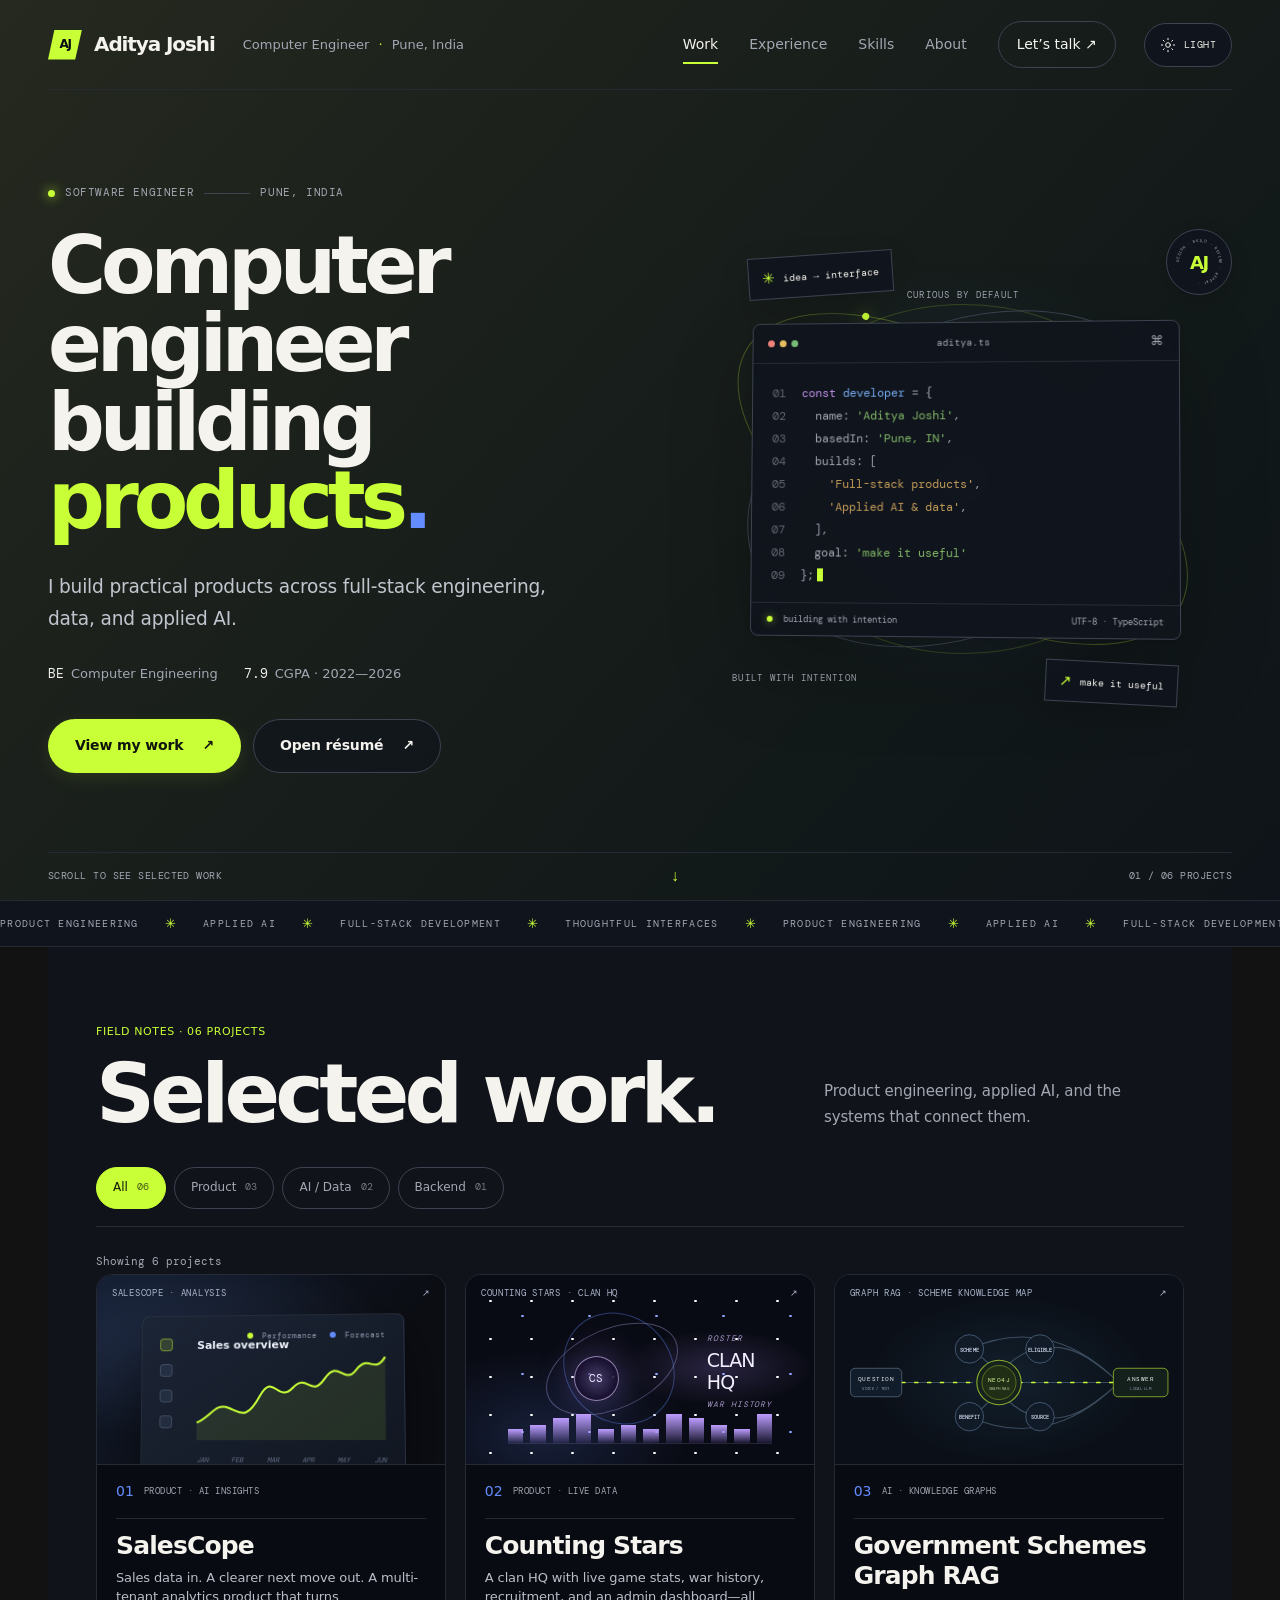
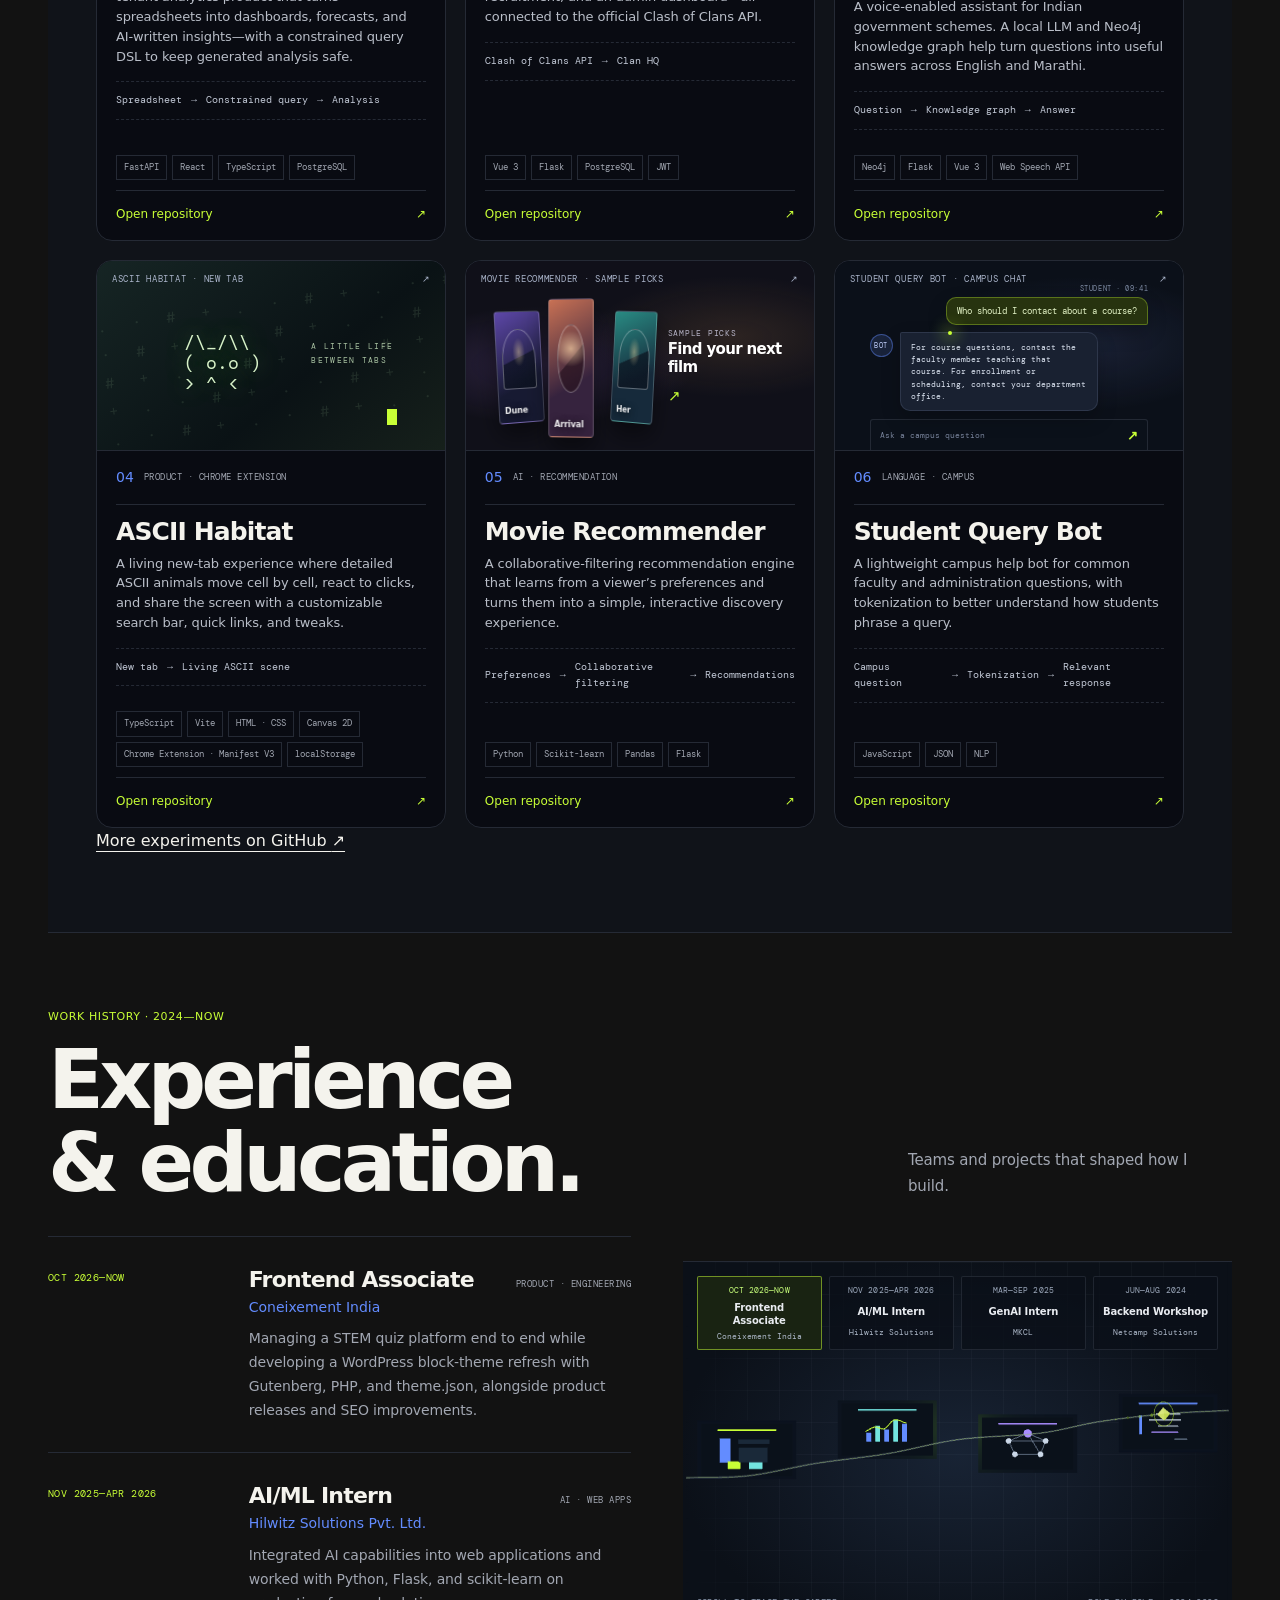
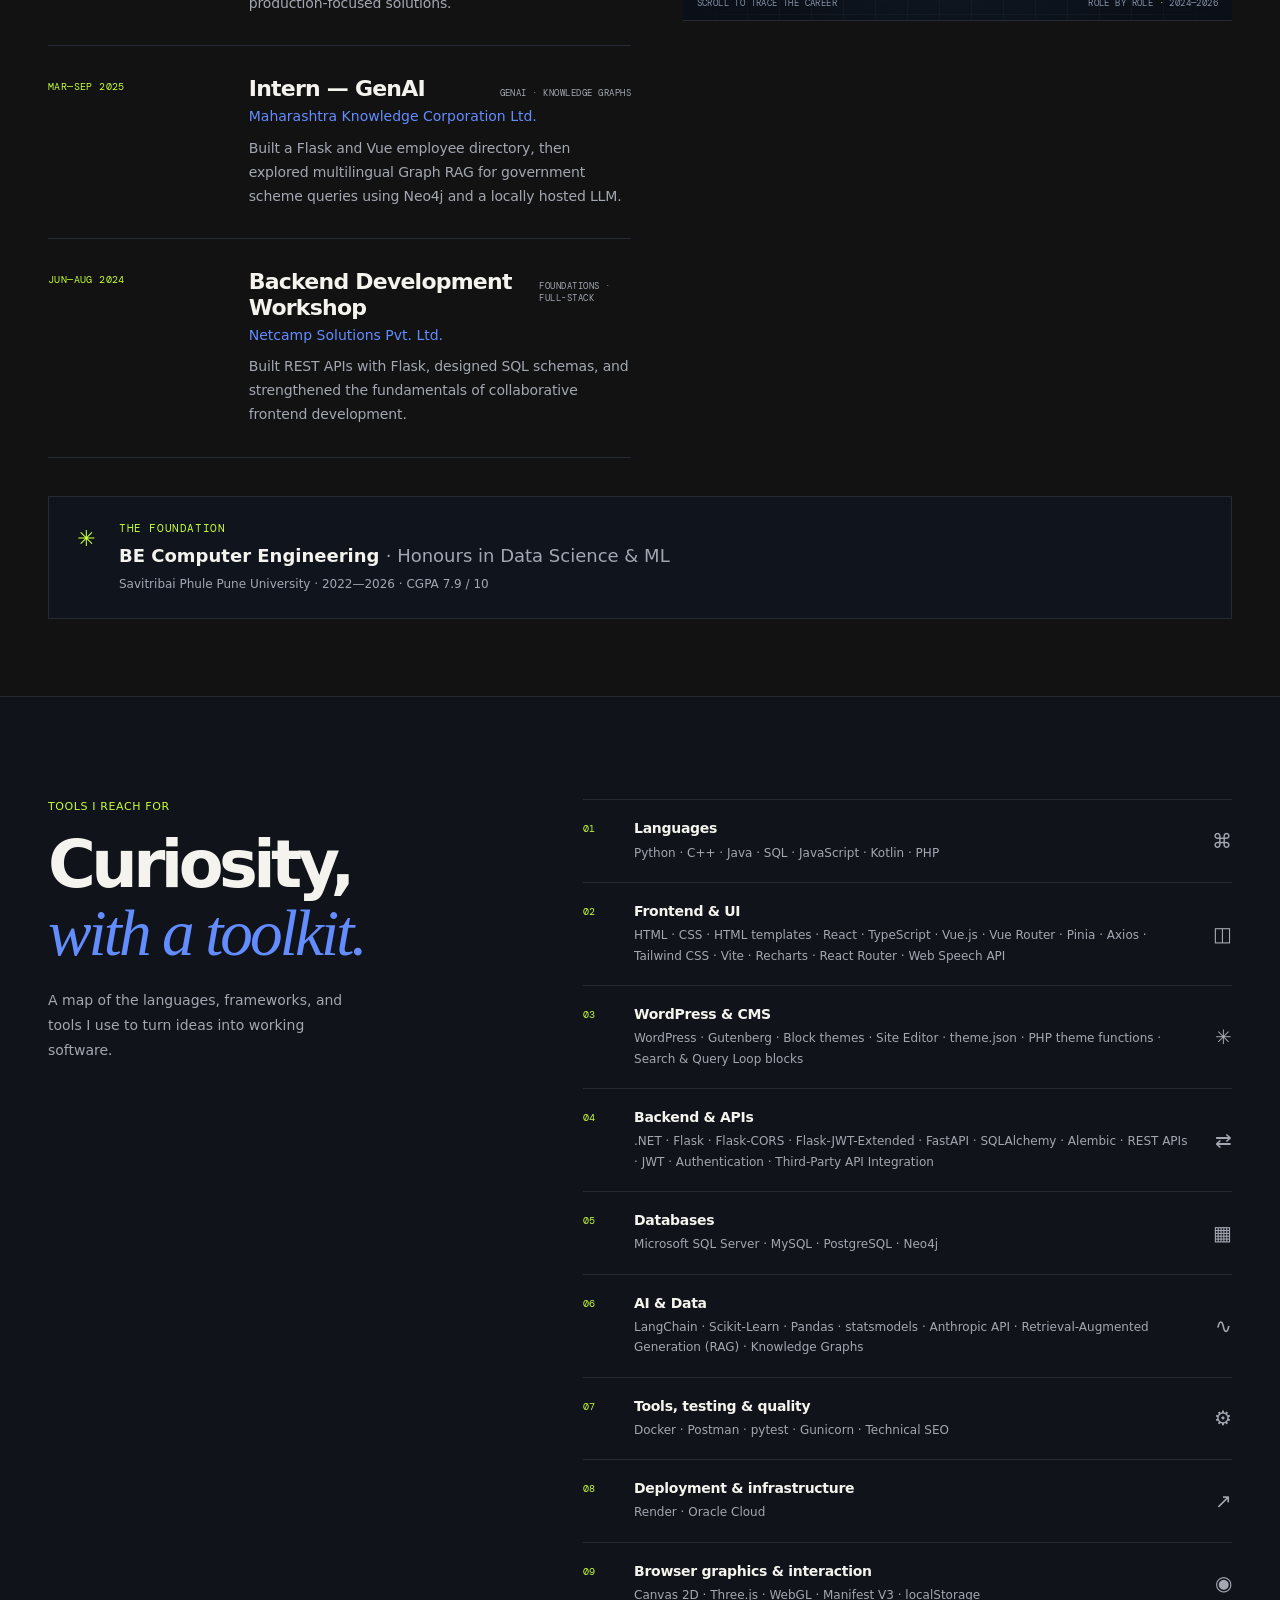
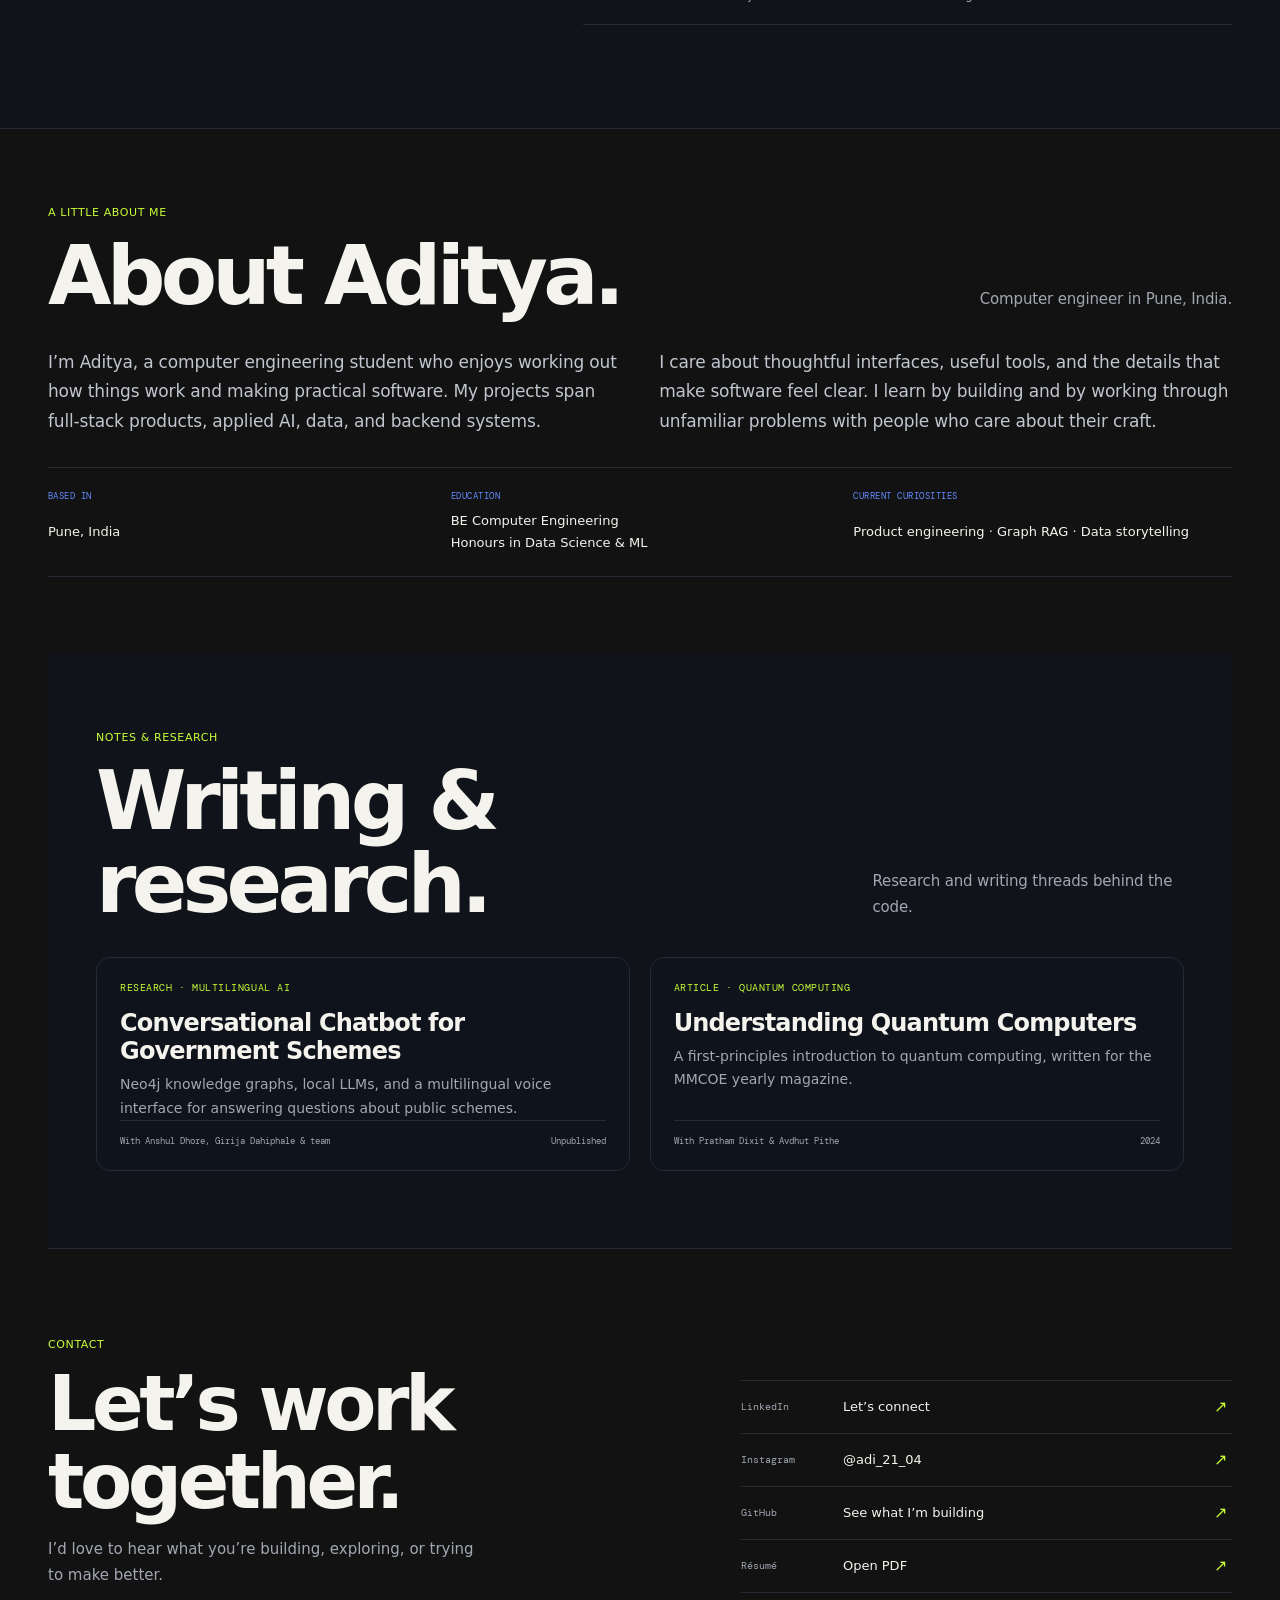
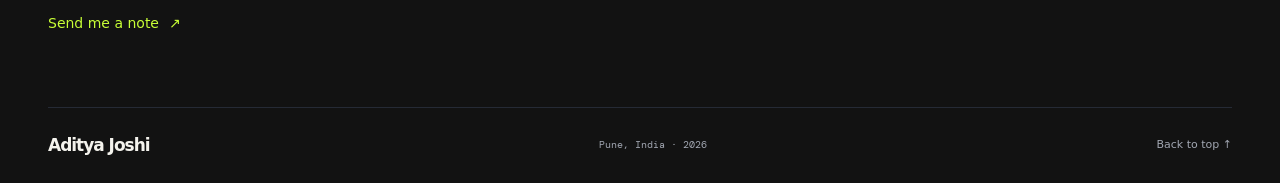
<file: index.html>
<!doctype html>
<html data-type="software" data-theme="dark" lang="en" data-motion>
<head>
<meta charset="utf-8"/>
<meta content="width=device-width, initial-scale=1" name="viewport"/>
<meta content="#090b12" name="theme-color"/>
<meta content="Aditya Joshi is a computer engineer in Pune building software across full-stack engineering and applied AI." name="description"/>
<link rel="canonical" href="https://adi-21-4.github.io/"/>
<meta name="page-type" content="software"/><meta name="site-kind" content="software"/><meta name="page-kind" content="portfolio"/>
<meta content="Aditya Joshi — Computer Engineer" property="og:title"/>
<meta content="Computer engineer in Pune building full-stack products and applied AI. Explore Aditya Joshi’s projects, experience, and research." property="og:description"/>
<meta content="website" property="og:type"/>
<meta content="https://adi-21-4.github.io/" property="og:url"/>
<meta content="summary" name="twitter:card"/>
<meta content="Aditya Joshi — Computer Engineer" name="twitter:title"/>
<meta content="Computer engineer in Pune building full-stack products and applied AI." name="twitter:description"/>
<script type="application/ld+json">
{
  "@context": "https://schema.org",
  "@type": "ProfilePage",
  "url": "https://adi-21-4.github.io/",
  "name": "Aditya Joshi — Computer Engineer",
  "mainEntity": {
    "@type": "Person",
    "@id": "https://adi-21-4.github.io/#aditya-joshi",
    "name": "Aditya Joshi",
    "jobTitle": "Computer Engineer",
    "description": "Computer engineer in Pune building software across full-stack engineering, data, and applied AI.",
    "address": {
      "@type": "PostalAddress",
      "addressLocality": "Pune",
      "addressCountry": "IN"
    },
    "sameAs": [
      "https://github.com/adi-21-4",
      "https://linkedin.com/in/adityajoshi214",
      "https://instagram.com/adi_21_04"
    ]
  }
}
</script>
<title>Aditya Joshi — Computer Engineer</title>
<link href="data:image/svg+xml,%3Csvg xmlns='http://www.w3.org/2000/svg' viewBox='0 0 64 64'%3E%3Crect width='64' height='64' rx='12' fill='%23090b12'/%3E%3Cpath d='M12 46 25 17h10L22 46zm18 0 13-29h10L40 46z' fill='%23c8ff36'/%3E%3C/svg%3E" rel="icon"/>
<link rel="preload" href="assets/fonts/space-grotesk-400.ttf" as="font" type="font/ttf" crossorigin/>
<link href="style.css?v=38" rel="stylesheet"/>
<script>document.documentElement.classList.add('js');</script>
</head>
<body>
<a class="skip-link" href="#main">Skip to content</a>
<div aria-hidden="true" class="scroll-progress" id="scroll-progress"></div>
<main id="main">
<section aria-label="Aditya Joshi portfolio introduction" class="hero-frame" id="top">
<header class="site-header">
<a aria-label="Aditya Joshi, home" class="site-name" href="#top"><span class="brand-mark" aria-hidden="true">AJ</span><span>Aditya Joshi</span></a>
<span class="header-role">Computer Engineer <i>·</i> Pune, India</span>
<nav aria-label="Main navigation" class="desktop-nav">
<a aria-current="page" class="is-current" href="#work">Work</a>
<a href="#experience">Experience</a>
<a href="#skills">Skills</a>
<a href="#about">About</a>
<a class="nav-contact" href="#contact">Let’s talk <span aria-hidden="true">↗</span></a>
</nav>
<button aria-label="Switch to light theme" class="theme-toggle" id="theme-toggle" type="button"><svg aria-hidden="true" class="theme-icon theme-icon-sun" viewBox="0 0 24 24"><circle cx="12" cy="12" r="3.5"/><path d="M12 2v2m0 16v2M4.93 4.93l1.42 1.42m11.3 11.3 1.42 1.42M2 12h2m16 0h2M4.93 19.07l1.42-1.42m11.3-11.3 1.42-1.42"/></svg><svg aria-hidden="true" class="theme-icon theme-icon-moon" viewBox="0 0 24 24"><path d="M20.5 14.2A8.7 8.7 0 0 1 9.8 3.5 8.8 8.8 0 1 0 20.5 14.2Z"/><path d="m16.5 4 .5 1.5 1.5.5-1.5.5-.5 1.5-.5-1.5-1.5-.5 1.5-.5.5-1.5Z"/></svg><span class="theme-toggle-label">Light</span></button>
<button aria-controls="mobile-nav" aria-expanded="false" aria-label="Open navigation" class="menu-toggle" id="menu-toggle" type="button"><span></span><span></span></button>
</header>
<nav aria-label="Mobile navigation" class="mobile-nav" hidden="" id="mobile-nav">
<a href="#work">Work</a><a href="#experience">Experience</a><a href="#skills">Skills</a><a href="#about">About</a><a href="#contact">Contact</a>
</nav>
<div class="hero-grid">
<div class="hero-copy" data-enter>
<p class="eyebrow"><span class="status-dot" aria-hidden="true"></span> SOFTWARE ENGINEER <span class="eyebrow-line"></span> PUNE, INDIA</p>
<h1>Computer engineer<br/>building <em>products</em><span class="title-period">.</span></h1>
<p class="hero-lead">I build practical products across full-stack engineering, data, and applied AI.</p>
<div class="hero-facts"><span><b>BE</b> Computer Engineering</span><span><b>7.9</b> CGPA · 2022—2026</span></div>
<div class="hero-actions"><a class="button button-primary" href="#work">View my work <span aria-hidden="true">↗</span></a><a class="button button-quiet" href="assets/Aditya_Joshi_Resume.pdf" rel="noopener" target="_blank">Open résumé <span aria-hidden="true">↗</span></a></div>
</div>
<div class="hero-visual" data-enter>
<div class="scene-frame hero-code-scene" aria-label="Animated code sketch showing Aditya's engineering focus" role="img">
<div class="art-orbit orbit-a" aria-hidden="true"></div><div class="art-orbit orbit-b" aria-hidden="true"></div>
<div class="orbit-label label-top" aria-hidden="true">CURIOUS BY DEFAULT</div><div class="orbit-label label-bottom" aria-hidden="true">BUILT WITH INTENTION</div>
<div class="code-window">
<div class="window-bar"><span class="window-dots" aria-hidden="true"><i></i><i></i><i></i></span><span>aditya.ts</span><span class="window-lock" aria-hidden="true">⌘</span></div>
<div class="code-content" aria-hidden="true">
<div><span class="line-no">01</span><span class="code-purple">const</span> <span class="code-blue">developer</span> = {</div>
<div><span class="line-no">02</span>  name: <span class="code-green">'Aditya Joshi'</span>,</div>
<div><span class="line-no">03</span>  basedIn: <span class="code-green">'Pune, IN'</span>,</div>
<div><span class="line-no">04</span>  builds: [</div>
<div><span class="line-no">05</span>    <span class="code-yellow">'Full-stack products'</span>,</div>
<div><span class="line-no">06</span>    <span class="code-yellow">'Applied AI &amp; data'</span>,</div>
<div><span class="line-no">07</span>  ],</div>
<div><span class="line-no">08</span>  goal: <span class="code-green">'make it useful'</span></div>
<div><span class="line-no">09</span>};<span class="code-cursor"></span></div>
</div>
<div class="window-footer"><span><i class="footer-dot"></i> building with intention</span><span>UTF-8 · TypeScript</span></div>
</div>
<div class="floating-chip chip-spark"><span aria-hidden="true">✳</span> idea → interface</div><div class="floating-chip chip-ship"><span aria-hidden="true">↗</span> make it useful</div>
<div class="hero-stamp" aria-hidden="true"><svg viewBox="0 0 100 100"><defs><path id="stamp-path" d="M50,50 m-36,0 a36,36 0 1,1 72,0 a36,36 0 1,1 -72,0"/></defs><text><textPath href="#stamp-path">DESIGN · BUILD · REFINE · REPEAT · </textPath></text></svg><span>AJ</span></div>
</div>
</div>
</div>
</div>
<div class="hero-bottom"><span>Scroll to see selected work</span><span class="scroll-cue" aria-hidden="true">↓</span><span>01 / 06 projects</span></div>
</section>
<div aria-label="Areas of work: product engineering, applied AI, full-stack development, thoughtful interfaces" class="ticker" role="region"><div class="ticker-track"><div class="ticker-group"><span>PRODUCT ENGINEERING</span><b>✳</b><span>APPLIED AI</span><b>✳</b><span>FULL-STACK DEVELOPMENT</span><b>✳</b><span>THOUGHTFUL INTERFACES</span><b>✳</b></div><div aria-hidden="true" class="ticker-group"><span>PRODUCT ENGINEERING</span><b>✳</b><span>APPLIED AI</span><b>✳</b><span>FULL-STACK DEVELOPMENT</span><b>✳</b><span>THOUGHTFUL INTERFACES</span><b>✳</b></div></div></div>
<section aria-labelledby="work-title" class="section notebook-section" id="work">
<div class="section-heading">
<p class="section-marker handwritten">Field notes · 06 projects</p>
<div class="section-heading-row"><h2 class="handwritten" id="work-title">Selected work.</h2><p class="section-intro">Product engineering, applied AI, and the systems that connect them.</p></div>
</div>
<div class="project-tools">
<div aria-label="Filter projects" class="filter-list" role="group">
<button aria-pressed="true" class="filter-button is-active" data-filter="all" type="button">All <span>06</span></button>
<button aria-pressed="false" class="filter-button" data-filter="product" type="button">Product <span>03</span></button>
<button aria-pressed="false" class="filter-button" data-filter="ai" type="button">AI / Data <span>02</span></button>
<button aria-pressed="false" class="filter-button" data-filter="backend" type="button">Backend <span>01</span></button>
</div>
</div>
<p aria-live="polite" class="results-count" id="results-count">Showing 6 projects</p>
<div class="project-grid" id="project-grid">
<article class="project-card" data-category="product">
<a class="project-visual visual-salescope" href="https://github.com/adi-21-4/salescope" rel="noopener" target="_blank" aria-label="View SalesCope project"><span class="visual-top"><span>SalesCope · Analysis</span><span>↗</span></span><span class="sales-window" aria-hidden="true"><span class="sales-sidebar"><i></i><i></i><i></i><i></i></span><span class="sales-ui"><span class="ui-caption">Sales overview</span><span class="sales-legend"><i></i> Performance <i></i> Forecast</span><svg class="sales-chart" viewBox="0 0 560 180" preserveAspectRatio="none"><path class="chart-area" d="M0 145 C44 133 56 105 96 116 S151 139 190 92 242 108 287 77 340 99 382 59 437 74 475 42 527 53 560 17V180H0Z"/><path class="chart-line" d="M0 145 C44 133 56 105 96 116 S151 139 190 92 242 108 287 77 340 99 382 59 437 74 475 42 527 53 560 17"/></svg><span class="chart-months"><i>JAN</i><i>FEB</i><i>MAR</i><i>APR</i><i>MAY</i><i>JUN</i></span></span></span></a>
<div class="project-card-top"><span class="project-number handwritten">01</span><span class="project-category">Product · AI insights</span></div>
<div class="project-card-main"><h3 class="handwritten">SalesCope</h3><p>Sales data in. A clearer next move out. A multi-tenant analytics product that turns spreadsheets into dashboards, forecasts, and AI-written insights—with a constrained query DSL to keep generated analysis safe.</p><div aria-label="Spreadsheet to safe query to insight" class="project-flow"><span>Spreadsheet</span><i aria-hidden="true">→</i><span>Constrained query</span><i aria-hidden="true">→</i><span>Analysis</span></div><div class="stack-list"><span>FastAPI</span><span>React</span><span>TypeScript</span><span>PostgreSQL</span></div></div>
<a class="project-link" href="https://github.com/adi-21-4/salescope" rel="noopener" target="_blank">Open repository <span aria-hidden="true">↗</span></a>
</article>
<article class="project-card" data-category="product">
<a class="project-visual visual-stars" href="https://github.com/adi-21-4/counting-stars" rel="noopener" target="_blank" aria-label="View Counting Stars project"><span class="visual-top"><span>Counting Stars · Clan HQ</span><span>↗</span></span><span class="stars-scene" aria-hidden="true"><span class="star-cluster cluster-one"><i></i><i></i><i></i><i></i><i></i><i></i></span><span class="star-orbit orbit-a"></span><span class="star-orbit orbit-b"></span><span class="star-core">CS</span><span class="star-data"><i>ROSTER</i><b>CLAN<br/>HQ</b><i>WAR HISTORY</i></span><span class="star-bars"><i></i><i></i><i></i><i></i><i></i><i></i><i></i><i></i><i></i><i></i><i></i><i></i></span></span></a>
<div class="project-card-top"><span class="project-number handwritten">02</span><span class="project-category">Product · Live data</span></div>
<div class="project-card-main"><h3 class="handwritten">Counting Stars</h3><p>A clan HQ with live game stats, war history, recruitment, and an admin dashboard—all connected to the official Clash of Clans API.</p><div class="project-flow"><span>Clash of Clans API</span><i aria-hidden="true">→</i><span>Clan HQ</span></div><div class="stack-list"><span>Vue 3</span><span>Flask</span><span>PostgreSQL</span><span>JWT</span></div></div>
<a class="project-link" href="https://github.com/adi-21-4/counting-stars" rel="noopener" target="_blank">Open repository <span aria-hidden="true">↗</span></a>
</article>
<article class="project-card" data-category="ai">
<a class="project-visual visual-graph" href="https://github.com/adi-21-4/graphbased-chatbot" rel="noopener" target="_blank" aria-label="View Government Schemes Graph RAG project"><span class="visual-top"><span>Graph RAG · Scheme knowledge map</span><span>↗</span></span><svg aria-label="A student question flows into a Neo4j graph, retrieves scheme, eligibility, benefit and source nodes, then reaches a local language model." class="rag-network" role="img" viewBox="0 0 600 250" preserveAspectRatio="xMidYMid meet"><path class="rag-link" d="M112 125 C153 125 184 125 237 125 M270 96 C254 81 243 71 232 66 M296 96 C313 80 329 70 350 66 M270 154 C254 170 243 182 232 185 M296 154 C313 171 331 181 350 185 M318 125 C366 125 414 125 484 125 M231 66 C324 24 411 47 484 116 M355 66 C406 54 443 81 484 116 M231 185 C324 227 411 203 484 134 M355 185 C406 196 443 169 484 134"/><path class="rag-flow" d="M112 125 C153 125 184 125 237 125 M318 125 C366 125 414 125 484 125"/><g class="rag-node rag-query"><rect x="22" y="100" width="90" height="50" rx="8"/><text class="rag-title" x="67" y="120">QUESTION</text><text class="rag-subtitle" x="67" y="136">VOICE / TEXT</text></g><g class="rag-node rag-data"><circle cx="231" cy="66" r="25"/><text x="231" y="69">SCHEME</text></g><g class="rag-node rag-data"><circle cx="355" cy="66" r="25"/><text x="355" y="69">ELIGIBLE</text></g><g class="rag-node rag-data"><circle cx="231" cy="185" r="25"/><text x="231" y="188">BENEFIT</text></g><g class="rag-node rag-data"><circle cx="355" cy="185" r="25"/><text x="355" y="188">SOURCE</text></g><g class="rag-node rag-hub"><circle cx="283" cy="125" r="39"/><circle class="rag-hub-core" cx="283" cy="125" r="30"/><text class="rag-hub-title" x="283" y="122">NEO4J</text><text class="rag-hub-subtitle" x="283" y="137">GRAPH RAG</text></g><g class="rag-node rag-answer"><rect x="484" y="100" width="96" height="50" rx="8"/><text class="rag-title" x="532" y="120">ANSWER</text><text class="rag-subtitle" x="532" y="136">LOCAL LLM</text></g></svg></a>
<div class="project-card-top"><span class="project-number handwritten">03</span><span class="project-category">AI · Knowledge graphs</span></div>
<div class="project-card-main"><h3 class="handwritten">Government Schemes Graph RAG</h3><p>A voice-enabled assistant for Indian government schemes. A local LLM and Neo4j knowledge graph help turn questions into useful answers across English and Marathi.</p><div class="project-flow"><span>Question</span><i aria-hidden="true">→</i><span>Knowledge graph</span><i aria-hidden="true">→</i><span>Answer</span></div><div class="stack-list"><span>Neo4j</span><span>Flask</span><span>Vue 3</span><span>Web Speech API</span></div></div>
<a class="project-link" href="https://github.com/adi-21-4/graphbased-chatbot" rel="noopener" target="_blank">Open repository <span aria-hidden="true">↗</span></a>
</article>
<article class="project-card" data-category="product">
<a class="project-visual visual-habitat" href="https://github.com/adi-21-4/ascii-habitat" rel="noopener" target="_blank" aria-label="View ASCII Habitat project"><span class="visual-top"><span>ASCII Habitat · New tab</span><span>↗</span></span><span class="habitat-scene" aria-hidden="true"><span class="habitat-grid">+ . · # + . · # + . · #<br/>. · # + . · # + . · # +<br/>· # + . · # + . · # + .<br/># + . · # + . · # + . ·<br/>+ . · # + . · # + . · #</span><span class="habitat-animal"> /\_/\\<br/>( o.o )<br/>&gt; ^ &lt;</span><span class="habitat-caption">A LITTLE LIFE<br/>BETWEEN TABS</span><span class="habitat-cursor"></span></span></a>
<div class="project-card-top"><span class="project-number handwritten">04</span><span class="project-category">Product · Chrome extension</span></div>
<div class="project-card-main"><h3 class="handwritten">ASCII Habitat</h3><p>A living new-tab experience where detailed ASCII animals move cell by cell, react to clicks, and share the screen with a customizable search bar, quick links, and tweaks.</p><div class="project-flow"><span>New tab</span><i aria-hidden="true">→</i><span>Living ASCII scene</span></div><div class="stack-list"><span>TypeScript</span><span>Vite</span><span>HTML · CSS</span><span>Canvas 2D</span><span>Chrome Extension · Manifest V3</span><span>localStorage</span></div></div>
<a class="project-link" href="https://github.com/adi-21-4/ascii-habitat" rel="noopener" target="_blank">Open repository <span aria-hidden="true">↗</span></a>
</article>
<article class="project-card" data-category="ai">
<a class="project-visual visual-recommend" href="https://github.com/adi-21-4/movie-recommendation-system" rel="noopener" target="_blank" aria-label="View Movie Recommender project"><span class="visual-top"><span>Movie Recommender · Sample picks</span><span>↗</span></span><span class="movie-scene" aria-hidden="true"><span class="movie-poster poster-one"><i></i><b>Dune</b></span><span class="movie-poster poster-two"><i></i><b>Arrival</b></span><span class="movie-poster poster-three"><i></i><b>Her</b></span><span class="recommend-caption">SAMPLE PICKS<br/><b>Find your next film</b><i>↗</i></span></span></a>
<div class="project-card-top"><span class="project-number handwritten">05</span><span class="project-category">AI · Recommendation</span></div>
<div class="project-card-main"><h3 class="handwritten">Movie Recommender</h3><p>A collaborative-filtering recommendation engine that learns from a viewer’s preferences and turns them into a simple, interactive discovery experience.</p><div class="project-flow"><span>Preferences</span><i aria-hidden="true">→</i><span>Collaborative filtering</span><i aria-hidden="true">→</i><span>Recommendations</span></div><div class="stack-list"><span>Python</span><span>Scikit-learn</span><span>Pandas</span><span>Flask</span></div></div>
<a class="project-link" href="https://github.com/adi-21-4/movie-recommendation-system" rel="noopener" target="_blank">Open repository <span aria-hidden="true">↗</span></a>
</article>
<article class="project-card" data-category="backend">
<a class="project-visual visual-chat" href="https://github.com/adi-21-4/chatbot" rel="noopener" target="_blank" aria-label="View Student Query Bot project"><span class="visual-top"><span>Student Query Bot · Campus chat</span><span>↗</span></span><span class="chat-scene" aria-hidden="true"><span class="chat-message student-message"><i>STUDENT · 09:41</i><span class="chat-bubble user-bubble">Who should I contact about a course?</span></span><span class="chat-message assistant-message"><i class="bot-avatar">BOT</i><span class="chat-bubble bot-bubble"><b>For course questions, contact the faculty member teaching that course. For enrollment or scheduling, contact your department office.</b></span></span><span class="chat-input"><span>Ask a campus question</span><b>↗</b></span><span class="chat-spark"></span></span></a>
<div class="project-card-top"><span class="project-number handwritten">06</span><span class="project-category">Language · Campus</span></div>
<div class="project-card-main"><h3 class="handwritten">Student Query Bot</h3><p>A lightweight campus help bot for common faculty and administration questions, with tokenization to better understand how students phrase a query.</p><div class="project-flow"><span>Campus question</span><i aria-hidden="true">→</i><span>Tokenization</span><i aria-hidden="true">→</i><span>Relevant response</span></div><div class="stack-list"><span>JavaScript</span><span>JSON</span><span>NLP</span></div></div>
<a class="project-link" href="https://github.com/adi-21-4/chatbot" rel="noopener" target="_blank">Open repository <span aria-hidden="true">↗</span></a>
</article>
</div>
<p class="filter-empty" hidden="" id="filter-empty">No projects in this category yet. Try another category.</p>
<a class="text-link all-projects-link" href="https://github.com/adi-21-4?tab=repositories" rel="noopener" target="_blank">More experiments on GitHub <span aria-hidden="true">↗</span></a>
</section>
<section aria-labelledby="experience-title" class="section experience-section" id="experience">
<div class="section-heading"><p class="section-marker handwritten">Work history · 2024—now</p><div class="section-heading-row"><h2 class="handwritten" id="experience-title">Experience &amp; education.</h2><p class="section-intro">Teams and projects that shaped how I build.</p></div></div><div class="experience-layout"><div class="timeline">
<article class="timeline-item"><span class="timeline-year">OCT 2026—NOW</span><div class="timeline-content"><div class="timeline-heading"><h3>Frontend Associate</h3><span class="timeline-type">Product · Engineering</span></div><p class="timeline-org">Coneixement India</p><p>Managing a STEM quiz platform end to end while developing a WordPress block-theme refresh with Gutenberg, PHP, and theme.json, alongside product releases and SEO improvements.</p></div></article>
<article class="timeline-item"><span class="timeline-year">NOV 2025—APR 2026</span><div class="timeline-content"><div class="timeline-heading"><h3>AI/ML Intern</h3><span class="timeline-type">AI · Web apps</span></div><p class="timeline-org">Hilwitz Solutions Pvt. Ltd.</p><p>Integrated AI capabilities into web applications and worked with Python, Flask, and scikit-learn on production-focused solutions.</p></div></article>
<article class="timeline-item"><span class="timeline-year">MAR—SEP 2025</span><div class="timeline-content"><div class="timeline-heading"><h3>Intern — GenAI</h3><span class="timeline-type">GenAI · Knowledge graphs</span></div><p class="timeline-org">Maharashtra Knowledge Corporation Ltd.</p><p>Built a Flask and Vue employee directory, then explored multilingual Graph RAG for government scheme queries using Neo4j and a locally hosted LLM.</p></div></article>
<article class="timeline-item"><span class="timeline-year">JUN—AUG 2024</span><div class="timeline-content"><div class="timeline-heading"><h3>Backend Development Workshop</h3><span class="timeline-type">Foundations · Full-stack</span></div><p class="timeline-org">Netcamp Solutions Pvt. Ltd.</p><p>Built REST APIs with Flask, designed SQL schemas, and strengthened the fundamentals of collaborative frontend development.</p></div></article>
</div>
<div class="journey-flight" id="journey-flight">
<canvas aria-label="Scroll-linked 3D career timeline following Aditya’s current frontend role back through his AI internships and backend workshop." id="journey-scene" role="img"></canvas>
<div aria-hidden="true" class="journey-stage-labels"><span data-journey-stage="0"><i>OCT 2026—NOW</i><b>Frontend Associate</b><small>Coneixement India</small></span><span data-journey-stage="1"><i>NOV 2025—APR 2026</i><b>AI/ML Intern</b><small>Hilwitz Solutions</small></span><span data-journey-stage="2"><i>MAR—SEP 2025</i><b>GenAI Intern</b><small>MKCL</small></span><span data-journey-stage="3"><i>JUN—AUG 2024</i><b>Backend Workshop</b><small>Netcamp Solutions</small></span></div>
<div class="journey-caption" aria-hidden="true"><span>SCROLL TO TRACE THE CAREER</span><span>ROLE BY ROLE <b>·</b> 2024—2026</span></div>
<div class="journey-fallback" aria-hidden="true"><i>FRONTEND</i><b>→</b><i>AI/ML</i><b>→</b><i>GENAI</i><b>→</b><i>BACKEND</i></div>
</div>
</div>
<div class="education-card"><span aria-hidden="true" class="education-mark handwritten">✳</span><div><span class="section-marker">The foundation</span><h3>BE Computer Engineering <span>· Honours in Data Science &amp; ML</span></h3><p>Savitribai Phule Pune University <span>·</span> 2022—2026 <span>·</span> CGPA 7.9 / 10</p></div></div>
</section>
<section aria-labelledby="skills-title" class="toolkit-section" id="skills">
<div class="toolkit-inner">
<div class="toolkit-heading"><p class="section-marker handwritten">Tools I reach for</p><h2 class="handwritten" id="skills-title">Curiosity,<br/><span>with a toolkit.</span></h2><p>A map of the languages, frameworks, and tools I use to turn ideas into working software.</p></div>
<div class="toolkit-groups">
<article class="toolkit-group"><span class="toolkit-number">01</span><div><h3>Languages</h3><p>Python · C++ · Java · SQL · JavaScript · Kotlin · PHP</p></div><span class="toolkit-symbol" aria-hidden="true">⌘</span></article>
<article class="toolkit-group"><span class="toolkit-number">02</span><div><h3>Frontend &amp; UI</h3><p>HTML · CSS · HTML templates · React · TypeScript · Vue.js · Vue Router · Pinia · Axios · Tailwind CSS · Vite · Recharts · React Router · Web Speech API</p></div><span class="toolkit-symbol" aria-hidden="true">◫</span></article>
<article class="toolkit-group"><span class="toolkit-number">03</span><div><h3>WordPress &amp; CMS</h3><p>WordPress · Gutenberg · Block themes · Site Editor · theme.json · PHP theme functions · Search &amp; Query Loop blocks</p></div><span class="toolkit-symbol" aria-hidden="true">✳</span></article>
<article class="toolkit-group"><span class="toolkit-number">04</span><div><h3>Backend &amp; APIs</h3><p>.NET · Flask · Flask-CORS · Flask-JWT-Extended · FastAPI · SQLAlchemy · Alembic · REST APIs · JWT · Authentication · Third-Party API Integration</p></div><span class="toolkit-symbol" aria-hidden="true">⇄</span></article>
<article class="toolkit-group"><span class="toolkit-number">05</span><div><h3>Databases</h3><p>Microsoft SQL Server · MySQL · PostgreSQL · Neo4j</p></div><span class="toolkit-symbol" aria-hidden="true">▦</span></article>
<article class="toolkit-group"><span class="toolkit-number">06</span><div><h3>AI &amp; Data</h3><p>LangChain · Scikit-Learn · Pandas · statsmodels · Anthropic API · Retrieval-Augmented Generation (RAG) · Knowledge Graphs</p></div><span class="toolkit-symbol" aria-hidden="true">∿</span></article>
<article class="toolkit-group"><span class="toolkit-number">07</span><div><h3>Tools, testing &amp; quality</h3><p>Docker · Postman · pytest · Gunicorn · Technical SEO</p></div><span class="toolkit-symbol" aria-hidden="true">⚙</span></article>
<article class="toolkit-group"><span class="toolkit-number">08</span><div><h3>Deployment &amp; infrastructure</h3><p>Render · Oracle Cloud</p></div><span class="toolkit-symbol" aria-hidden="true">↗</span></article>
<article class="toolkit-group"><span class="toolkit-number">09</span><div><h3>Browser graphics &amp; interaction</h3><p>Canvas 2D · Three.js · WebGL · Manifest V3 · localStorage</p></div><span class="toolkit-symbol" aria-hidden="true">◉</span></article>
</div>
</div>
</section><section aria-labelledby="about-title" class="section about-section" id="about">
<div class="section-heading"><p class="section-marker handwritten">A little about me</p><div class="section-heading-row"><h2 class="handwritten" id="about-title">About Aditya.</h2><p class="section-intro">Computer engineer in Pune, India.</p></div></div>
<div class="about-copy"><p>I’m Aditya, a computer engineering student who enjoys working out how things work and making practical software. My projects span full-stack products, applied AI, data, and backend systems.</p><p>I care about thoughtful interfaces, useful tools, and the details that make software feel clear. I learn by building and by working through unfamiliar problems with people who care about their craft.</p></div>
<div class="about-meta"><div><span>Based in</span><b>Pune, India</b></div><div><span>Education</span><b>BE Computer Engineering<br/>Honours in Data Science &amp; ML</b></div><div><span>Current curiosities</span><b>Product engineering · Graph RAG · Data storytelling</b></div></div>
</section>
<section aria-labelledby="notes-title" class="section writing-section" id="notes">
<div class="section-heading"><p class="section-marker handwritten">Notes &amp; research</p><div class="section-heading-row"><h2 class="handwritten" id="notes-title">Writing &amp; research.</h2><p class="section-intro">Research and writing threads behind the code.</p></div></div>
<div class="writing-grid">
<article class="writing-card"><span class="writing-type">Research · Multilingual AI</span><h3>Conversational Chatbot for Government Schemes</h3><p>Neo4j knowledge graphs, local LLMs, and a multilingual voice interface for answering questions about public schemes.</p><div class="writing-foot"><span>With Anshul Dhore, Girija Dahiphale &amp; team</span><span>Unpublished</span></div></article>
<article class="writing-card"><span class="writing-type">Article · Quantum computing</span><h3>Understanding Quantum Computers</h3><p>A first-principles introduction to quantum computing, written for the MMCOE yearly magazine.</p><div class="writing-foot"><span>With Pratham Dixit &amp; Avdhut Pithe</span><span>2024</span></div></article>
</div>
</section>
<section aria-labelledby="contact-title" class="contact-section" id="contact">
<div class="contact-inner"><div><p class="section-marker handwritten">Contact</p><h2 class="handwritten" id="contact-title">Let’s work together.</h2><p>I’d love to hear what you’re building, exploring, or trying to make better.</p><a class="contact-email" href="mailto:adityajoshi0921@gmail.com">Send me a note <span aria-hidden="true">↗</span></a></div><div class="contact-links"><a href="https://linkedin.com/in/adityajoshi214" rel="noopener" target="_blank"><span>LinkedIn</span><b>Let’s connect</b><i aria-hidden="true">↗</i></a><a href="https://instagram.com/adi_21_04" rel="noopener" target="_blank"><span>Instagram</span><b>@adi_21_04</b><i aria-hidden="true">↗</i></a><a href="https://github.com/adi-21-4" rel="noopener" target="_blank"><span>GitHub</span><b>See what I’m building</b><i aria-hidden="true">↗</i></a><a href="assets/Aditya_Joshi_Resume.pdf" rel="noopener" target="_blank"><span>Résumé</span><b>Open PDF</b><i aria-hidden="true">↗</i></a></div></div>
</section>
</main>
<footer class="site-footer"><a class="footer-name handwritten" href="#top">Aditya Joshi</a><p>Pune, India <span>·</span> <span id="current-year">2026</span></p><div class="footer-actions"><a class="back-top" href="#top">Back to top ↑</a></div></footer>
<script defer="" src="script.js?v=17"></script><script type="module" src="scene.js?v=13"></script>
</body>
</html>
</file>
<file: style.css>
@font-face{font-family:Space Grotesk;src:url('assets/fonts/space-grotesk-400.ttf') format('truetype');font-style:normal;font-weight:400;font-display:swap}
@font-face{font-family:Space Grotesk;src:url('assets/fonts/space-grotesk-700.ttf') format('truetype');font-style:normal;font-weight:700;font-display:swap}
@font-face{font-family:DM Mono;src:url('assets/fonts/dm-mono-400.ttf') format('truetype');font-style:normal;font-weight:400;font-display:swap}
:root{color-scheme:dark;--bg:#090b12;--surface:#10141d;--surface-2:#151b25;--ink:#f4f3ed;--muted:#a2a7b2;--line:#252a35;--line-hi:#3c4351;--lime:#c8ff36;--blue:#638cff;--cyan:#73e5e0;--mono:'DM Mono',monospace;--display:'Space Grotesk',sans-serif;--ease-out:cubic-bezier(.23,1,.32,1);--ease-in-out:cubic-bezier(.77,0,.175,1)}
:root[data-theme="light"]{color-scheme:light;--bg:#f2f3f5;--surface:#fff;--surface-2:#e8ebf0;--ink:#10141d;--muted:#525b68;--line:#d7dce3;--line-hi:#b8c1ce;--lime:#426f00;--blue:#2855d9;--cyan:#007c79}
*{box-sizing:border-box}html{scroll-behavior:smooth;scroll-padding-top:24px}body{margin:0;background:var(--bg);color:var(--ink);font:400 16px/1.6 var(--display);letter-spacing:-.015em;overflow-x:hidden;transition:background-color .24s,color .24s}body::before{position:fixed;inset:0;z-index:-1;pointer-events:none;content:"";opacity:.18;background-image:radial-gradient(rgba(255,255,255,.16) .55px,transparent .65px);background-size:5px 5px;mask-image:linear-gradient(180deg,#000,transparent 75%)}a{color:inherit;text-underline-offset:5px}button,input{font:inherit}button{color:inherit}::selection{background:var(--lime);color:#090b12}img,svg,canvas{display:block;max-width:100%}.skip-link{position:fixed;top:10px;left:12px;z-index:999;padding:10px 14px;background:var(--lime);color:#090b12;transform:translateY(-150%)}.skip-link:focus{transform:translateY(0)}.scroll-progress{position:fixed;inset:0 auto auto 0;z-index:1000;width:0;height:3px;background:var(--lime);box-shadow:0 0 14px #c8ff3670;transform-origin:left}
.hero-frame{position:relative;display:flex;flex-direction:column;width:min(100% - 112px,1440px);min-height:100svh;margin:auto}.site-header{height:90px;display:flex;align-items:center;gap:28px;border-bottom:1px solid var(--line);z-index:5}.site-name{display:inline-flex;align-items:center;gap:12px;text-decoration:none;font-size:20px;font-weight:700;letter-spacing:-.055em;white-space:nowrap}.brand-mark{display:grid;place-items:center;width:34px;height:30px;background:var(--lime);color:#090b12;font-size:12px;letter-spacing:-.12em;clip-path:polygon(19% 0,100% 0,80% 100%,0 100%)}.header-role{color:var(--muted);font-size:13px}.header-role i{color:var(--lime);font-style:normal;margin:0 5px}.desktop-nav{display:flex;align-items:center;gap:31px;margin-left:auto}.desktop-nav a{position:relative;color:var(--muted);font-size:14px;text-decoration:none;transition:color .18s}.desktop-nav a::after{position:absolute;right:0;bottom:-8px;left:0;height:2px;background:var(--lime);content:"";transform:scaleX(0);transform-origin:left;transition:transform .24s var(--ease-out)}.desktop-nav a:hover,.desktop-nav a:focus-visible,.desktop-nav a.is-current{color:var(--ink)}.desktop-nav a:hover::after,.desktop-nav a:focus-visible::after,.desktop-nav a.is-current::after{transform:scaleX(1)}.desktop-nav .nav-contact{padding:10px 15px;border:1px solid var(--line-hi);color:var(--ink)}.desktop-nav .nav-contact::after{display:none}.desktop-nav .nav-contact:hover{border-color:var(--lime);color:var(--lime)}.menu-toggle,.mobile-nav{display:none}
.hero-grid{display:grid;grid-template-columns:minmax(0,1.04fr) minmax(420px,.96fr);align-items:center;gap:clamp(32px,5vw,84px);flex:1;padding:46px 0 30px;min-height:650px}.hero-copy{position:relative;z-index:2}.eyebrow,.section-marker,.scene-label,.project-type,.timeline-year,.timeline-type,.writing-type,.writing-foot,.skill-number,.about-meta span{font-family:var(--mono);font-size:11px;line-height:1.4;letter-spacing:.055em;text-transform:uppercase}.eyebrow{display:flex;align-items:center;gap:10px;color:var(--muted);margin:0 0 26px}.status-dot{width:7px;height:7px;border-radius:50%;background:var(--lime);box-shadow:0 0 12px var(--lime);animation:signal-pulse 1.8s ease-in-out infinite}.eyebrow-line{display:inline-block;width:46px;height:1px;background:var(--line-hi)}h1,h2,h3,p{margin-top:0}.hero-copy h1{max-width:800px;margin:0;font-size:clamp(58px,5.9vw,86px);font-weight:700;line-height:.94;letter-spacing:-.085em;text-wrap:balance}.hero-copy h1 em{color:var(--lime);font-style:normal}.title-period{color:var(--blue)}.hero-lead{max-width:510px;margin:30px 0 28px;color:#c1c5ce;font-size:clamp(17px,1.45vw,21px);line-height:1.55;letter-spacing:-.025em}.hero-facts{display:flex;flex-wrap:wrap;gap:10px 26px;color:var(--muted);font-size:13px}.hero-facts span{display:flex;align-items:center;gap:7px}.hero-facts b{color:var(--ink);font-family:var(--mono);font-weight:400}.hero-actions{display:flex;flex-wrap:wrap;gap:12px;margin-top:34px}.button{position:relative;display:inline-flex;align-items:center;justify-content:center;gap:19px;min-height:49px;padding:0 19px;border:1px solid transparent;text-decoration:none;font-size:14px;font-weight:700;transition:transform .18s var(--ease-out),color .18s,background-color .18s,border-color .18s}.button span{transition:transform .18s var(--ease-out)}.button:hover span{transform:translate(3px,-2px)}.button:active{transform:scale(.97)}.button-primary{background:var(--lime);color:#10140c}.button-primary:hover{background:#d7ff70}.button-quiet{border-color:var(--line-hi);color:var(--ink)}.button-quiet:hover{border-color:var(--lime);color:var(--lime)}
.hero-visual{position:relative;min-width:0}.scene-frame{position:relative;min-height:clamp(420px,41vw,590px);overflow:hidden;border:1px solid #333b48;background:radial-gradient(ellipse at 50% 48%,#1b2332 0,#111620 34%,#0b0e16 74%);isolation:isolate}.scene-frame::before,.scene-frame::after{position:absolute;z-index:-1;content:"";pointer-events:none}.scene-frame::before{inset:0;background-image:linear-gradient(#8994aa10 1px,transparent 1px),linear-gradient(90deg,#8994aa10 1px,transparent 1px);background-size:48px 48px;mask-image:radial-gradient(ellipse at center,#000,transparent 77%)}.scene-frame::after{inset:20%;border:1px solid #c8ff3610;border-radius:50%;box-shadow:0 0 90px #536eac16}.scene-grid{position:absolute;inset:0;pointer-events:none;background:radial-gradient(ellipse at center,transparent 45%,#090b126b 100%)}#hero-scene{position:absolute;inset:0;width:100%;height:100%;z-index:1}.scene-fallback{position:absolute;inset:0;display:grid;place-items:center;perspective:900px}.fallback-core{position:absolute;width:40%;aspect-ratio:1;background:conic-gradient(from 50deg,#c8ff36 0 15%,#141b27 15% 32%,#638cff 32% 47%,#f0f4f6 47% 52%,#141b27 52% 75%,#c8ff36 75%);clip-path:polygon(50% 0,94% 28%,84% 82%,40% 100%,4% 56%);transform:rotate3d(1,1,.2,20deg);animation:core-bob 7s ease-in-out infinite}.fallback-ring{position:absolute;width:68%;height:34%;border:1px solid #9eabcb; border-radius:50%;transform:rotateX(66deg) rotateZ(-28deg);animation:orbit-a 11s linear infinite}.ring-two{width:77%;height:40%;border-color:#c8ff3680;transform:rotateX(66deg) rotateZ(48deg);animation-duration:15s;animation-direction:reverse}.ring-three{width:58%;height:75%;border-color:#638cff7a;transform:rotateY(65deg) rotateZ(25deg);animation-duration:18s}.fallback-node{position:absolute;width:9px;height:9px;border-radius:50%;background:var(--lime);box-shadow:0 0 20px var(--lime)}.node-a{top:26%;left:24%}.node-b{right:21%;top:48%;background:var(--blue);box-shadow:0 0 20px var(--blue)}.node-c{left:37%;bottom:19%}.scene-label{position:absolute;z-index:3;left:18px;right:18px;display:flex;justify-content:space-between;gap:14px;color:#abb2c1;font-size:10px}.scene-label-top{top:17px}.scene-label-bottom{bottom:15px}.scene-label b{color:var(--lime);font-weight:400}.scene-live{display:flex;align-items:center;gap:7px}.scene-live i{width:6px;height:6px;border-radius:50%;background:var(--lime);box-shadow:0 0 8px var(--lime)}.scene-toggle{position:absolute;z-index:4;right:15px;bottom:43px;display:flex;align-items:center;gap:7px;border:0;background:#0b0e16c4;color:#c7ccd5;padding:8px 10px;font-family:var(--mono);font-size:10px;cursor:pointer}.pause-glyph{width:8px;height:9px;border-right:2px solid currentColor;border-left:2px solid currentColor}.scene-toggle[aria-pressed="true"] .pause-glyph{width:0;height:0;border:5px solid transparent;border-right:0;border-left:7px solid currentColor}.scene-toggle:hover{color:var(--lime)}.hero-bottom{display:flex;align-items:center;justify-content:space-between;min-height:48px;border-top:1px solid var(--line);color:var(--muted);font-family:var(--mono);font-size:10px;letter-spacing:.045em;text-transform:uppercase}.scroll-cue{color:var(--lime);font-size:16px;animation:cue-drop 1.5s ease-in-out infinite}
.section{width:min(100% - 112px,1280px);margin:0 auto;padding:110px 0 120px}.notebook-section{width:100%;padding-right:max(56px,calc((100% - 1280px)/2));padding-left:max(56px,calc((100% - 1280px)/2));background:var(--surface)}.section-heading{margin-bottom:48px}.section-marker{margin-bottom:13px;color:var(--lime)}.section-heading-row{display:flex;align-items:end;justify-content:space-between;gap:40px}.section-heading h2,.contact-inner h2{max-width:820px;margin:0;font-size:clamp(44px,6.5vw,82px);font-weight:700;line-height:.98;letter-spacing:-.075em;text-wrap:balance}.section-intro{max-width:360px;margin:0 0 5px;color:var(--muted);font-size:15px;line-height:1.6}.project-tools{display:flex;align-items:center;justify-content:space-between;gap:24px;margin-bottom:25px;padding-bottom:17px;border-bottom:1px solid var(--line)}.filter-list{display:flex;flex-wrap:wrap;gap:8px}.filter-button{display:inline-flex;align-items:center;gap:9px;min-height:38px;padding:0 12px;border:1px solid var(--line-hi);background:transparent;color:var(--muted);font-size:12px;cursor:pointer;transition:background-color .18s,color .18s,border-color .18s,transform .18s}.filter-button span{font-family:var(--mono);font-size:10px;opacity:.7}.filter-button:hover{border-color:var(--lime);color:var(--ink)}.filter-button:active{transform:scale(.97)}.filter-button.is-active{border-color:var(--lime);background:var(--lime);color:#10140c}.results-count{min-height:22px;margin:0;color:var(--muted);font-family:var(--mono);font-size:11px}.project-grid{display:grid;grid-template-columns:repeat(2,minmax(0,1fr));gap:14px}.project-card{position:relative;display:flex;flex-direction:column;min-width:0;padding:24px 25px 18px;border:1px solid var(--line);background:var(--bg);overflow:hidden;transition:transform .28s var(--ease-out),border-color .22s,background-color .22s}.project-card::after{position:absolute;inset:0;z-index:0;content:"";background:radial-gradient(ellipse at 100% 0,#638cff15,transparent 46%);opacity:0;transition:opacity .3s;pointer-events:none}.project-card>*{position:relative;z-index:1}.project-card:hover{transform:translateY(-4px);border-color:#596984;background:var(--surface)}.project-card:hover::after{opacity:1}.project-card-top{display:flex;align-items:center;gap:10px;padding-bottom:15px;border-bottom:1px solid var(--line)}.project-number{color:var(--blue);font-family:var(--mono);font-size:14px}.project-type{color:var(--muted);font-size:9px}.project-card h3{margin:16px 0 7px;font-size:27px;line-height:1.1;letter-spacing:-.055em}.project-card p{max-width:68ch;margin:0;color:#b9bec8;font-size:14px;line-height:1.58}.project-flow{display:flex;align-items:center;gap:9px;margin:15px 0;padding:10px 0;border-top:1px dashed var(--line);border-bottom:1px dashed var(--line);color:#c2c9d6;font-family:var(--mono);font-size:10px}.project-flow b{color:var(--lime);font-weight:400}.tech-list{display:flex;flex-wrap:wrap;gap:6px;margin-top:auto;padding:13px 0}.tech-list span{padding:4px 7px;border:1px solid var(--line);color:var(--muted);font-family:var(--mono);font-size:9px;transition:border-color .18s,color .18s}.project-card:hover .tech-list span{border-color:#3b4554}.repository-link{display:flex;justify-content:space-between;align-items:center;padding-top:13px;border-top:1px solid var(--line);color:var(--lime);font-size:12px;text-decoration:none}.repository-link span:last-child{transition:transform .2s}.repository-link:hover span:last-child{transform:translate(3px,-3px)}.filter-empty{padding:35px 0;color:var(--muted)}.more-projects{display:inline-flex;margin-top:23px;color:var(--muted);font-size:13px;text-decoration:none}.more-projects:hover{color:var(--lime)}
.experience-section{border-top:1px solid var(--line)}.timeline{border-top:1px solid var(--line)}.timeline-item{display:grid;grid-template-columns:170px minmax(0,1fr);gap:28px;padding:25px 0;border-bottom:1px solid var(--line)}.timeline-year{padding-top:4px;color:var(--lime)}.timeline-heading{display:flex;align-items:baseline;justify-content:space-between;gap:20px}.timeline-heading h3{margin:0;font-size:22px;letter-spacing:-.04em}.timeline-type{color:var(--muted);font-size:9px}.timeline-org{margin:3px 0 7px;color:var(--blue);font-size:14px}.timeline-content>p:last-child{max-width:78ch;margin:0;color:var(--muted);font-size:14px}.education-card{display:flex;gap:19px;align-items:flex-start;margin-top:26px;padding:19px 22px;border:1px solid var(--line);background:var(--surface)}.education-mark{display:grid;place-items:center;width:27px;height:27px;color:var(--lime);font-size:22px}.education-card .section-marker{display:block;margin:0 0 5px}.education-card h3{margin:0 0 3px;font-size:18px}.education-card h3 span,.education-card p{color:var(--muted);font-weight:400}.education-card p{margin:0;font-size:12px}
.skills-section{width:100%;padding-right:max(56px,calc((100% - 1280px)/2));padding-left:max(56px,calc((100% - 1280px)/2));background:var(--surface)}.skill-grid{display:grid;grid-template-columns:repeat(2,minmax(0,1fr));gap:0 42px;border-top:1px solid var(--line)}.skill-group{display:grid;grid-template-columns:44px minmax(0,1fr);gap:8px;padding:19px 0 21px;border-bottom:1px solid var(--line)}.skill-number{color:var(--blue)}.skill-group h3{margin:0 0 5px;font-size:15px}.skill-group p{margin:0;color:var(--muted);font-size:13px;line-height:1.65}
.about-section{position:relative}.about-copy{display:grid;grid-template-columns:1fr 1fr;gap:50px;margin-top:42px}.about-copy p{max-width:60ch;margin:0;color:#c0c5ce;font-size:17px;line-height:1.7}.about-meta{display:grid;grid-template-columns:repeat(3,1fr);gap:20px;margin-top:46px;padding:19px 0;border-top:1px solid var(--line);border-bottom:1px solid var(--line)}.about-meta div{display:grid;gap:8px}.about-meta span{color:var(--blue);font-size:9px}.about-meta b{font-size:13px;font-weight:500}
.writing-section{width:100%;padding-right:max(56px,calc((100% - 1280px)/2));padding-left:max(56px,calc((100% - 1280px)/2));background:var(--surface)}.writing-grid{display:grid;grid-template-columns:repeat(2,minmax(0,1fr));gap:18px}.writing-card{position:relative;padding:24px 0;border-top:1px solid var(--line-hi);border-bottom:1px solid var(--line);transition:transform .25s var(--ease-out)}.writing-card:hover{transform:translateY(-3px)}.writing-type{color:var(--lime);font-size:10px}.writing-card h3{max-width:460px;margin:18px 0 8px;font-size:24px;line-height:1.15;letter-spacing:-.045em}.writing-card>p{max-width:60ch;color:var(--muted);font-size:14px}.writing-foot{display:flex;justify-content:space-between;gap:10px;padding-top:16px;border-top:1px solid var(--line);color:var(--muted);font-size:9px;text-transform:none;letter-spacing:0}
.contact-section{width:min(100% - 112px,1280px);margin:0 auto;padding:80px 0 65px;border-top:1px solid var(--line)}.contact-inner{display:grid;grid-template-columns:1fr .85fr;gap:9vw;align-items:center}.contact-inner h2{font-size:clamp(46px,6vw,76px)}.contact-inner>div:first-child>p:not(.section-marker){max-width:430px;margin:17px 0 22px;color:var(--muted);font-size:15px}.contact-email{display:inline-flex;align-items:center;gap:10px;color:var(--lime);font-size:14px;text-decoration:none}.contact-email span{transition:transform .18s}.contact-email:hover span{transform:translate(3px,-3px)}.contact-links{border-top:1px solid var(--line)}.contact-links a{display:grid;grid-template-columns:90px minmax(0,1fr) 18px;gap:12px;align-items:center;min-height:53px;border-bottom:1px solid var(--line);text-decoration:none}.contact-links a>span{color:var(--muted);font-family:var(--mono);font-size:10px}.contact-links b{font-size:13px;font-weight:500}.contact-links i{color:var(--lime);font-style:normal;transition:transform .18s}.contact-links a:hover i{transform:translate(3px,-3px)}.site-footer{display:flex;align-items:center;justify-content:space-between;gap:20px;width:min(100% - 112px,1280px);min-height:76px;margin:0 auto;border-top:1px solid var(--line)}.footer-name{font-size:17px;font-weight:700;letter-spacing:-.06em;text-decoration:none}.site-footer>p{margin:0;color:var(--muted);font-family:var(--mono);font-size:10px}.footer-actions{display:flex;align-items:center;gap:19px}.footer-actions button,.back-top{padding:0;border:0;background:transparent;color:var(--muted);font-size:11px;text-decoration:none;cursor:pointer}.footer-actions button:hover,.back-top:hover{color:var(--lime)}
.js [data-enter]{opacity:0;transform:translateY(20px);animation:hero-arrive .85s var(--ease-out) forwards}.js .hero-visual[data-enter]{animation-delay:.12s}.js [data-reveal]{opacity:0;transform:translateY(22px);transition:opacity .65s var(--ease-out),transform .65s var(--ease-out)}.js [data-reveal].is-visible{opacity:1;transform:translateY(0)}.js .project-card[data-reveal]:nth-child(2n){transition-delay:.08s}.js .project-card[data-reveal]:nth-child(3n){transition-delay:.13s}.js .project-card[data-reveal]:nth-child(4n){transition-delay:.18s}.js .timeline-item[data-reveal]:nth-child(2){transition-delay:.07s}.js .timeline-item[data-reveal]:nth-child(3){transition-delay:.14s}.js .timeline-item[data-reveal]:nth-child(4){transition-delay:.21s}
@keyframes hero-arrive{to{opacity:1;transform:translateY(0)}}@keyframes signal-pulse{50%{box-shadow:0 0 4px var(--lime);opacity:.65}}@keyframes cue-drop{50%{transform:translateY(5px)}}@keyframes core-bob{50%{transform:rotate3d(1,1,.2,31deg) translateY(-10px)}}@keyframes orbit-a{to{transform:rotateX(66deg) rotateZ(332deg)}}
@media(max-width:1050px){.hero-frame,.contact-section,.site-footer{width:calc(100% - 64px)}.section{width:calc(100% - 64px)}.notebook-section,.skills-section,.writing-section{padding-right:32px;padding-left:32px}.hero-grid{grid-template-columns:minmax(0,1fr) minmax(350px,.9fr);gap:28px}.hero-copy h1{font-size:clamp(58px,8vw,88px)}.header-role{display:none}.desktop-nav{gap:22px}.section{padding-top:90px;padding-bottom:96px}}
@media(max-width:760px){.hero-frame,.contact-section,.site-footer,.section{width:calc(100% - 40px)}.notebook-section,.skills-section,.writing-section{width:100%;padding-right:20px;padding-left:20px}.site-header{height:72px;gap:10px}.site-name{font-size:18px}.brand-mark{width:30px;height:27px}.desktop-nav{display:none}.menu-toggle{display:grid;gap:5px;place-content:center;width:42px;height:42px;margin-left:auto;border:1px solid var(--line-hi);background:transparent;cursor:pointer}.menu-toggle span{width:16px;height:1.5px;background:var(--ink);transition:transform .18s}.menu-toggle[aria-expanded=true] span:first-child{transform:translateY(3.25px) rotate(45deg)}.menu-toggle[aria-expanded=true] span:last-child{transform:translateY(-3.25px) rotate(-45deg)}.mobile-nav:not([hidden]){position:absolute;z-index:10;top:72px;right:0;left:0;display:grid;grid-template-columns:1fr 1fr;gap:1px;padding:8px;background:var(--surface);border:1px solid var(--line)}.mobile-nav a{padding:12px;border-bottom:1px solid var(--line);font-size:14px;text-decoration:none}.mobile-nav a:hover{color:var(--lime)}.hero-grid{grid-template-columns:1fr;gap:22px;min-height:0;padding:45px 0 27px}.eyebrow{margin-bottom:19px;font-size:9px}.eyebrow-line{width:24px}.hero-copy h1{font-size:clamp(53px,13vw,82px);line-height:.94}.hero-lead{max-width:38ch;margin:21px 0;font-size:17px}.hero-facts{font-size:11px;gap:7px 18px}.hero-actions{margin-top:24px}.button{min-height:46px;padding:0 14px;font-size:13px}.hero-visual{grid-row:2}.scene-frame{min-height:clamp(300px,88vw,430px)}.scene-label{left:12px;right:12px;font-size:8px}.scene-toggle{right:10px;bottom:37px}.hero-bottom{min-height:43px;font-size:8px}.section{padding:74px 0 84px}.section-heading{margin-bottom:30px}.section-heading-row{display:block}.section-heading h2,.contact-inner h2{font-size:clamp(42px,11vw,64px)}.section-intro{margin-top:14px;font-size:14px}.project-tools{display:grid;gap:14px}.project-grid{grid-template-columns:1fr;gap:10px}.project-card{padding:20px 18px 16px}.project-card h3{font-size:24px}.project-card p{font-size:14px}.timeline-item{grid-template-columns:1fr;gap:6px;padding:19px 0}.timeline-heading{align-items:flex-start}.timeline-heading h3{font-size:19px}.timeline-type{max-width:100px;text-align:right}.education-card{gap:10px;padding:16px 13px}.education-card h3{font-size:16px}.education-card p{font-size:11px}.skill-grid{grid-template-columns:1fr;gap:0}.skill-group{grid-template-columns:38px 1fr;padding:16px 0}.about-copy{grid-template-columns:1fr;gap:17px;margin-top:27px}.about-copy p{font-size:15px}.about-meta{grid-template-columns:1fr;gap:17px;margin-top:29px}.writing-grid{grid-template-columns:1fr;gap:8px}.writing-card h3{font-size:22px}.contact-section{padding:65px 0 50px}.contact-inner{grid-template-columns:1fr;gap:34px}.contact-links a{grid-template-columns:78px 1fr 16px}.site-footer{flex-wrap:wrap;justify-content:space-between;min-height:96px;padding:16px 0}.site-footer>p{order:3;width:100%}.footer-actions{gap:14px}}
@media(max-width:380px){.hero-actions{gap:8px}.button{gap:10px;padding:0 11px}.hero-facts{display:grid;gap:5px}.scene-frame{min-height:280px}.filter-button{padding:0 8px;font-size:11px}}
@media(prefers-reduced-motion:reduce){html{scroll-behavior:auto}.status-dot,.scroll-cue,.fallback-core,.fallback-ring{animation:none!important}.js [data-enter]{opacity:1;transform:none;animation:none}.js [data-reveal]{opacity:0;transform:none;transition:opacity .16s ease}.js [data-reveal].is-visible{opacity:1;transform:none}.project-card,.writing-card,.button,.filter-button{transition:color .16s,background-color .16s,border-color .16s,opacity .16s}}
.handwritten{font-family:var(--display)}.project-category{color:var(--muted);font-family:var(--mono);font-size:9px;line-height:1.4;letter-spacing:.055em;text-transform:uppercase}.project-card-main{display:flex;flex:1;flex-direction:column}.project-card-main h3{margin:16px 0 7px;font-size:27px;line-height:1.1;letter-spacing:-.055em}.project-card-main>p{max-width:68ch;margin:0;color:#b9bec8;font-size:14px;line-height:1.58}.project-card .stack-list{display:flex;flex-wrap:wrap;gap:6px;margin-top:auto;padding:13px 0}.project-card .stack-list span{padding:4px 7px;border:1px solid var(--line);color:var(--muted);font-family:var(--mono);font-size:9px;transition:border-color .18s,color .18s}.project-card:hover .stack-list span{border-color:#3b4554}.project-card .project-link{display:flex;justify-content:space-between;align-items:center;padding-top:13px;border-top:1px solid var(--line);color:var(--lime);font-size:12px;text-decoration:none}.project-card .project-link span{transition:transform .2s}.project-card .project-link:hover span{transform:translate(3px,-3px)}.project-card:hover .project-flow i{animation:route-pulse .55s ease-out 2;color:var(--lime)}@keyframes route-pulse{50%{transform:translateX(4px);opacity:.45}}.project-card[hidden]{display:none}
@media(max-width:760px){.project-card-main h3{font-size:24px}}

/* Project artwork: seven small interface worlds, each built from lightweight HTML/SVG. */
.project-visual{position:relative;display:block;height:clamp(175px,21vw,236px);margin:-24px -25px 19px;overflow:hidden;border-bottom:1px solid var(--line);color:#eef2fb;text-decoration:none;isolation:isolate;perspective:900px;transform-style:preserve-3d;transition:filter .25s ease,transform .35s cubic-bezier(.2,.8,.2,1)}
.project-visual::before{position:absolute;inset:0;z-index:-1;content:"";background:radial-gradient(ellipse at 24% 35%,#43598755,transparent 56%),linear-gradient(130deg,#111a2c,#0b0d13 70%)}
.project-visual::after{position:absolute;inset:0;content:"";pointer-events:none;background:linear-gradient(115deg,transparent 34%,#ffffff0b 50%,transparent 64%);transform:translateX(-110%);transition:transform .7s cubic-bezier(.2,.7,.2,1)}
.project-card:hover .project-visual{filter:saturate(1.15)}.project-card:hover .project-visual::after{transform:translateX(110%)}
.visual-top{position:absolute;z-index:4;top:12px;right:15px;left:15px;display:flex;justify-content:space-between;color:#aab4ca;font:9px var(--mono);letter-spacing:.08em;text-transform:uppercase}
.sales-window{position:absolute;inset:39px 12% -15px;display:flex;gap:14px;padding:15px 18px;border:1px solid #a5b5d51e;border-bottom:0;border-radius:8px 8px 0 0;background:linear-gradient(145deg,#1c2536,#111620);box-shadow:0 20px 55px #0008;transform:rotateX(5deg) rotateY(-5deg);transition:transform .5s cubic-bezier(.2,.8,.2,1)}.project-card:hover .sales-window{transform:rotateX(0) rotateY(0) translateY(-3px)}
.sales-sidebar{display:flex;flex-direction:column;gap:13px;width:24px;padding-top:7px}.sales-sidebar i{width:13px;height:13px;border:1px solid #7786a455;border-radius:4px;background:#7186b522}.sales-sidebar i:first-child{border-color:#c8ff3670;background:#c8ff3625}.sales-ui{position:relative;flex:1;min-width:0}.ui-caption{font-size:11px;font-weight:600}.sales-legend{position:absolute;top:0;right:0;color:#919bb0;font:8px var(--mono)}.sales-legend i{display:inline-block;width:6px;height:6px;margin:0 4px 0 8px;border-radius:50%;background:#c8ff36}.sales-legend i:nth-of-type(2){background:#638cff}.sales-chart{position:absolute;right:0;bottom:24px;left:0;width:100%;height:68%;overflow:visible}.chart-area{fill:url(#none);fill:#c8ff3618}.chart-line{fill:none;stroke:#c8ff36;stroke-width:2;vector-effect:non-scaling-stroke;stroke-dasharray:1000;stroke-dashoffset:1000;animation:chart-draw 2s .2s ease forwards}.chart-months{position:absolute;right:0;bottom:0;left:0;display:flex;justify-content:space-between;color:#667086;font:7px var(--mono)}@keyframes chart-draw{to{stroke-dashoffset:0}}
.visual-stars::before{background:radial-gradient(ellipse at 72% 49%,#b38bff30,transparent 27%),radial-gradient(ellipse at 22% 85%,#638cff28,transparent 38%),#090b14}.stars-scene{position:absolute;inset:0;overflow:hidden;background-image:radial-gradient(#fff 1px,transparent 1.5px),radial-gradient(#91a9ff 1px,transparent 1.5px);background-size:41px 38px,67px 58px;background-position:4px 7px,23px 12px}.star-orbit{position:absolute;left:22%;top:29%;width:140px;height:80px;border:1px solid #c7b1ff56;border-radius:50%;transform:rotate(-24deg)}.orbit-b{left:27%;top:22%;width:118px;height:105px;border-color:#638cff60;transform:rotate(46deg)}.star-core{position:absolute;top:43%;left:31%;display:grid;width:45px;aspect-ratio:1;place-items:center;border:1px solid #e0caff99;border-radius:50%;background:radial-gradient(circle,#b89bff55,#1a1230 65%);box-shadow:0 0 35px #a882ff66;color:#f2eaff;font:11px var(--mono);animation:core-float 4s ease-in-out infinite}.star-data{position:absolute;top:31%;right:12%;display:grid;gap:6px;color:#a99acb;font:8px var(--mono);letter-spacing:.12em}.star-data b{color:#f4efff;font:500 19px var(--display);letter-spacing:-.05em}.star-bars{position:absolute;right:12%;bottom:20px;left:12%;display:flex;align-items:end;gap:7px;height:32px;border-bottom:1px solid #a18ac633}.star-bars i{flex:1;height:var(--h,45%);background:linear-gradient(#bd9dff,#7b68d822);animation:bar-breathe 2.4s ease-in-out infinite alternate}.star-bars i:nth-child(3n){--h:78%;animation-delay:-.8s}.star-bars i:nth-child(2n){--h:58%;animation-delay:-1.4s}.star-bars i:nth-child(4n){--h:92%;animation-delay:-.3s}@keyframes bar-breathe{to{height:35%;opacity:.55}}@keyframes core-float{50%{transform:translateY(-6px)}}
.visual-graph::before{background:radial-gradient(ellipse at 50% 55%,#355d7e45,transparent 50%),#0b1018}.rag-scene{position:absolute;inset:32px 8% 7px}.rag-lines{position:absolute;inset:0;width:100%;height:100%;overflow:visible}.rag-lines path{fill:none;stroke:#7194ae55;stroke-width:1.2;vector-effect:non-scaling-stroke}.rag-lines .rag-pulse{stroke:#c8ff36;stroke-width:2;stroke-dasharray:5 14;animation:graph-flow 3.2s linear infinite}@keyframes graph-flow{to{stroke-dashoffset:-76}}.rag-node,.rag-center{position:absolute;display:grid;place-items:center;min-width:45px;height:22px;padding:0 7px;border:1px solid #9bb6ca42;border-radius:20px;background:#111d2b;color:#c7d6df;font:8px var(--mono);font-style:normal;box-shadow:0 0 20px #27435a3d;animation:node-drift 4s ease-in-out infinite}.rag-a{left:8%;top:39%}.rag-b{left:23%;top:11%;animation-delay:-1s}.rag-c{right:15%;top:34%;animation-delay:-2s}.rag-d{left:23%;bottom:5%;animation-delay:-.5s}.rag-e{right:16%;bottom:8%;animation-delay:-1.4s}.rag-f{right:0;top:64%;animation-delay:-2.2s}.rag-g{left:51%;top:3%;animation-delay:-.8s}.rag-center{left:47%;top:45%;width:35px;height:35px;border-color:#c8ff3680;border-radius:50%;color:#d7ff85;background:#26320f;font-size:10px}@keyframes node-drift{50%{transform:translateY(-4px)}}
.visual-habitat::before{background:linear-gradient(140deg,#162524,#0a1215 60%,#16201b)}.habitat-scene{position:absolute;inset:0;overflow:hidden}.habitat-grid{position:absolute;inset:41px 0 0;color:#a7d3a020;font:13px/1.9 var(--mono);letter-spacing:.55em;white-space:nowrap;transform:rotate(-8deg) scale(1.15)}.habitat-animal{position:absolute;top:38%;left:25%;color:#d8f2c9;font:18px/1.15 var(--mono);text-shadow:0 0 20px #a4ff7d80;animation:animal-hover 3.6s ease-in-out infinite}.habitat-caption{position:absolute;right:15%;top:42%;color:#a9c2a2;font:8px/1.7 var(--mono);letter-spacing:.16em}.habitat-cursor{position:absolute;right:14%;bottom:25px;width:10px;height:16px;background:#c8ff36;animation:cursor-blink 1s steps(2) infinite}@keyframes animal-hover{50%{transform:translate(4px,-7px) rotate(2deg)}}@keyframes cursor-blink{50%{opacity:0}}
.visual-recommend::before{background:radial-gradient(ellipse at 22% 55%,#b578fd2c,transparent 40%),radial-gradient(ellipse at 77% 40%,#f0a95c20,transparent 38%),#101019}.movie-scene{position:absolute;inset:34px 9% 9px;display:flex;align-items:center;gap:12px;perspective:600px}.movie-poster{position:relative;width:19%;height:77%;overflow:hidden;border:1px solid #ffffff30;border-radius:4px;background:linear-gradient(150deg,#5d47a8,#171a32 64%);box-shadow:0 12px 25px #0007;transform:rotateY(18deg) rotateZ(-3deg);transition:transform .45s cubic-bezier(.2,.8,.2,1)}.poster-two{height:92%;background:linear-gradient(150deg,#c87154,#36233e 62%);transform:rotateY(-8deg) translateZ(22px);z-index:1}.poster-three{background:linear-gradient(155deg,#298b83,#162a3b 61%);transform:rotateY(-20deg) rotateZ(3deg)}.movie-poster i{position:absolute;inset:15% 12% 30%;border:1px solid #ffffff50;border-radius:50% 50% 3px 3px;background:radial-gradient(ellipse at 50% 38%,#ffe4a566,transparent 28%),linear-gradient(155deg,transparent 47%,#0a101caa 48%)}.poster-two i{border-radius:50%;inset:18% 18% 32%;background:radial-gradient(circle at 50% 35%,#ffd8a9aa,transparent 40%),linear-gradient(130deg,transparent 50%,#291421bb 51%)}.movie-poster b{position:absolute;bottom:9px;left:9px;color:#ffffffaa;font:8px var(--mono)}.project-card:hover .movie-poster{transform:rotateY(0) translateZ(8px) translateY(-4px)}.recommend-caption{margin-left:auto;color:#b8b5c8;font:8px/1.6 var(--mono);letter-spacing:.14em}.recommend-caption b{color:#fff;font:600 17px var(--display);letter-spacing:-.04em}.recommend-caption i{display:block;margin-top:8px;color:#c8ff36;font-size:15px;font-style:normal}
.visual-api::before{background:radial-gradient(ellipse at 77% 45%,#54a98724,transparent 42%),#0c1414}.api-scene{position:absolute;inset:36px 13% -12px;display:flex;gap:15px;padding:14px 16px;border:1px solid #a0d2bd22;border-bottom:0;border-radius:8px 8px 0 0;background:#111c1b;box-shadow:0 18px 38px #0008;transform:rotateX(4deg);transition:transform .4s}.project-card:hover .api-scene{transform:rotateX(0) translateY(-3px)}.api-sidebar{display:grid;align-content:start;gap:12px;width:55px;color:#879e96;font:8px var(--mono)}.api-sidebar i:first-child{color:#c8ff36;font-style:normal}.api-content{flex:1;min-width:0}.api-route{display:block;padding-bottom:9px;border-bottom:1px solid #ffffff13;color:#dce9e2;font:9px var(--mono)}.api-route b{margin-right:7px;color:#c8ff36;font-weight:500}.api-route i{float:right;color:#879e96;font-style:normal}.api-code{display:block;padding:12px 0;color:#cedad4;font:9px/1.65 var(--mono)}.api-code b{color:#c8ff36}.api-code i{color:#80c8ff;font-style:normal}.api-code em{color:#b2dd9f;font-style:normal}.api-code u{color:#d8afef;text-decoration:none}
.visual-chat::before{background:radial-gradient(ellipse at 70% 45%,#6273bc33,transparent 43%),#0b1019}.chat-scene{position:absolute;inset:35px 13% 12px;display:flex;flex-direction:column;justify-content:center;gap:11px}.chat-bubble{max-width:68%;padding:9px 12px;border:1px solid #acb7d324;border-radius:5px;background:#1a2030;color:#cbd3e5;font:9px var(--mono);box-shadow:0 8px 20px #0003;animation:chat-arrive .65s both}.user-bubble{align-self:flex-end;background:#26330f;border-color:#c8ff363a;color:#e6f8bd;animation-delay:.15s}.bot-bubble{display:flex;align-items:center;gap:10px;animation-delay:.42s}.bot-bubble small{display:block;margin-top:4px;color:#8e9bb5;font:8px var(--mono)}.bot-avatar{display:grid;width:26px;height:26px;place-items:center;border:1px solid #638cff70;border-radius:50%;color:#b3c5ff;font:7px var(--mono);font-style:normal}.chat-input{display:flex;justify-content:space-between;align-items:center;max-width:72%;padding:8px 10px;border:1px solid #929db52c;color:#78839b;font:8px var(--mono)}.chat-input b{color:#c8ff36;font-size:13px}.chat-spark{position:absolute;top:20%;left:31%;width:4px;height:4px;border-radius:50%;background:#c8ff36;box-shadow:0 0 15px 5px #c8ff3650;animation:spark-float 3s ease-in-out infinite}@keyframes chat-arrive{from{opacity:0;transform:translateY(8px)}to{opacity:1;transform:none}}@keyframes spark-float{50%{transform:translate(26px,11px)}}
/* Immediate, consistent tactile feedback for every interactive control. */
a,button,[role="button"]{ -webkit-tap-highlight-color:transparent }
button:active,a:active,[role="button"]:active{transform:scale(.975);transition-duration:.1s}
button:focus-visible,a:focus-visible,[role="button"]:focus-visible{outline:2px solid var(--lime);outline-offset:3px}
.project-visual:active{transform:scale(.99)}
@media(max-width:760px){.project-visual{height:205px;margin:-20px -18px 17px}.sales-window{right:7%;left:7%}.visual-top{font-size:8px}}
@media(prefers-reduced-motion:reduce){.project-visual,.project-visual::after,.sales-window,.api-scene,.chart-line,.star-core,.star-bars i,.rag-node,.rag-pulse,.habitat-animal,.habitat-cursor,.movie-poster,.chat-bubble,.chat-spark{animation:none!important;transition:none!important}.chart-line{stroke-dashoffset:0}}
@media(prefers-reduced-motion:reduce){button:active,a:active,[role="button"]:active{transform:none;transition:none}}

/* Corner-origin theme reveal and compact header switch. */
.theme-toggle{position:relative;z-index:6;display:inline-flex;flex:none;align-items:center;justify-content:center;gap:8px;min-width:83px;height:42px;margin-left:0;padding:0 12px;border:1px solid var(--line-hi);border-radius:2px;background:color-mix(in srgb,var(--surface) 84%,transparent);color:var(--ink);font:10px var(--mono);letter-spacing:.045em;text-transform:uppercase;cursor:pointer;overflow:hidden;transition:color .22s,border-color .22s,background-color .22s,transform .18s cubic-bezier(.2,.8,.2,1)}
.theme-toggle::before{position:absolute;inset:0;z-index:-1;content:"";background:radial-gradient(circle at 50% 120%,color-mix(in srgb,var(--lime) 22%,transparent),transparent 66%);opacity:0;transition:opacity .24s}
.theme-toggle:hover{border-color:var(--lime);color:var(--lime)}.theme-toggle:hover::before{opacity:1}
.theme-icon{width:16px;height:16px;flex:none;fill:none;stroke:currentColor;stroke-width:1.5;stroke-linecap:round;stroke-linejoin:round;transition:transform .55s cubic-bezier(.2,.8,.2,1),opacity .22s}
.theme-icon-moon{display:none}
:root[data-theme="light"] .theme-icon-sun{display:none}:root[data-theme="light"] .theme-icon-moon{display:block}
:root[data-theme="light"] .theme-toggle:hover .theme-icon-moon{transform:rotate(-18deg) scale(1.08)}
:root[data-theme="dark"] .theme-toggle:hover .theme-icon-sun{transform:rotate(28deg) scale(1.08)}
.theme-toggle-label{min-width:28px;text-align:left}
@media(max-width:760px){.theme-toggle{min-width:42px;width:42px;height:42px;margin-left:auto;padding:0}.theme-toggle-label{position:absolute;width:1px;height:1px;overflow:hidden;clip:rect(0,0,0,0);white-space:nowrap}.menu-toggle{margin-left:0}}
.theme-old-layer{position:fixed;inset:0;z-index:9990;overflow:hidden;pointer-events:none;mask-repeat:no-repeat;-webkit-mask-repeat:no-repeat}
.theme-old-page{position:absolute;top:0;left:0;width:100%;transform-origin:top left;will-change:transform}
.theme-wipe{position:fixed;inset:0;z-index:9991;width:100vw;height:100vh;overflow:visible;pointer-events:none}
.theme-wipe-edge-glow,.theme-wipe-edge{fill:none;vector-effect:non-scaling-stroke;pointer-events:none}
.theme-wipe-edge-glow{stroke:#c8ff36;stroke-width:11;opacity:.22;filter:blur(9px)}
.theme-wipe-edge{stroke:#d7ff65;stroke-width:1.7;opacity:.82;filter:drop-shadow(0 0 5px #c8ff36)}
.theme-wipe-light .theme-wipe-edge-glow{stroke:#638cff;opacity:.2}
.theme-wipe-light .theme-wipe-edge{stroke:#426f00;opacity:.58;filter:drop-shadow(0 0 5px #7fa344)}

/* Cleaner, mathematically aligned graph, conversation and film-title project previews. */
.visual-graph::before{background:radial-gradient(ellipse at 50% 55%,#284d6940,transparent 56%),#0b1018}
.rag-network{position:absolute;top:31px;left:3%;width:94%;height:calc(100% - 34px);overflow:visible}
.rag-network .rag-node{position:static;display:inline;min-width:0;height:auto;padding:0;border:0;border-radius:0;background:none;color:inherit;box-shadow:none;animation:none;font:inherit;font-style:normal}
.rag-link,.rag-flow{fill:none;stroke-linecap:round;stroke-linejoin:round;vector-effect:non-scaling-stroke}
.rag-link{stroke:#7693ad70;stroke-width:1.1}
.rag-flow{stroke:#c8ff36;stroke-width:1.7;stroke-dasharray:3 10;animation:rag-packet-flow 2.4s linear infinite}
.rag-node rect{fill:#111d2b;stroke:#91a9c16b;stroke-width:1;vector-effect:non-scaling-stroke}
.rag-node circle{fill:#121d2b;stroke:#8297ae78;stroke-width:1;vector-effect:non-scaling-stroke}
.rag-node text{fill:#d5deea;font:500 7px 'DM Mono',monospace;letter-spacing:.04em;text-anchor:middle;dominant-baseline:middle}
.rag-node .rag-title{fill:#f2f5fb;font-size:8px;letter-spacing:.1em}
.rag-node .rag-subtitle{fill:#8f9caf;font-size:5.6px;letter-spacing:.07em}
.rag-node.rag-data circle{fill:#111a27;stroke:#7b9bc277}
.rag-node.rag-data text{fill:#c9d6e7;font-size:6.2px;letter-spacing:.025em}
.rag-node.rag-hub circle{fill:#16221b;stroke:#c8ff36a6;stroke-width:1.1}
.rag-node.rag-hub .rag-hub-core{fill:#202e16;stroke:#c8ff366b;stroke-width:.8}
.rag-node.rag-hub .rag-hub-title{fill:#ddff9c;font-size:9px;letter-spacing:.07em}
.rag-node.rag-hub .rag-hub-subtitle{fill:#b3c08f;font-size:6px;letter-spacing:.05em}
.rag-node.rag-answer rect{fill:#14201b;stroke:#c8ff3690}
@keyframes rag-packet-flow{to{stroke-dashoffset:-52}}
.visual-chat::before{background:radial-gradient(ellipse at 70% 44%,#6273bc2d,transparent 45%),#0b1019}
.chat-scene{inset:36px 10% 11px;gap:7px;justify-content:center}
.chat-message{display:grid;gap:4px;width:max-content;max-width:82%}
.student-message{align-self:flex-end;justify-items:end}
.assistant-message{display:flex;align-items:flex-start;gap:7px;align-self:flex-start}
.chat-message>i{color:#7f8ca4;font:7px var(--mono);font-style:normal;letter-spacing:.08em}
.student-message .chat-bubble{max-width:100%;padding:7px 10px;border-radius:10px 10px 2px 10px;background:#27330f;border-color:#c8ff3650;color:#e4f4c7;line-height:1.4}
.assistant-message .bot-avatar{flex:none;width:23px;height:23px;margin-top:2px;color:#c3d2ff;background:#19233a}
.assistant-message .bot-bubble{display:block;max-width:100%;padding:8px 10px;border-radius:2px 10px 10px 10px;background:#192131;border-color:#8da2c12b;line-height:1.35}
.assistant-message .bot-bubble b{font-size:8px;font-weight:500;color:#e2eaf7}
.assistant-message .bot-bubble small{font-size:7px;line-height:1.45;color:#99a8bf}
.chat-input{max-width:none;margin-top:1px;padding:7px 9px;border-radius:3px;background:#0c121caa}
.chat-spark{top:24%;left:28%}
.movie-poster{display:grid;align-items:end;padding:7px 5px}
.movie-poster b{position:relative;z-index:1;bottom:auto;left:auto;color:#ffffffe8;font:600 8px/1.1 var(--display);letter-spacing:-.02em;text-shadow:0 2px 9px #000b}
.recommend-caption{letter-spacing:.09em}.recommend-caption b{font-size:15px;letter-spacing:-.045em}
/* The 3D scene is an animated product map: one interface connected to four disciplines. */
.scene-annotations{position:absolute;z-index:2;inset:0;pointer-events:none;overflow:hidden}
.scene-annotation{position:absolute;top:0;left:0;display:inline-flex;align-items:center;min-height:19px;padding:3px 6px;border:1px solid #8091a728;background:#0b111acb;color:#d0d9e9;font:7px/1 var(--mono);letter-spacing:.075em;white-space:nowrap;text-shadow:0 1px 3px #000;will-change:transform;transition:opacity .2s}
.scene-annotation[data-node-label="ai"]{border-color:#c8ff3650;color:#deff9a}
.scene-annotation[data-node-label="web"]{border-color:#638cff55;color:#bed0ff}
.scene-annotation[data-node-label="data"]{border-color:#a98cff55;color:#d8c8ff}
.scene-annotation[data-node-label="systems"]{border-color:#82dfd355;color:#bdf5ed}
.scene-fallback{perspective:900px;overflow:hidden}
.fallback-app{position:absolute;top:50%;left:50%;display:grid;place-content:center;gap:9px;width:34%;height:29%;border:1px solid #b8c9df7a;background:linear-gradient(145deg,#243247,#101722);box-shadow:0 12px 36px #0008;transform:translate(-50%,-50%) rotateX(12deg) rotateY(-8deg);color:#e7edfa;font:8px var(--mono);letter-spacing:.13em;text-align:center}
.fallback-app i{display:block;width:78%;height:4px;margin:auto;background:#638cff}
.fallback-app i:nth-child(2){width:55%;height:13px;border-bottom:1px solid #c8ff36;background:linear-gradient(160deg,transparent 43%,#c8ff3680 45%,transparent 51%)}
.fallback-app i:nth-child(3){width:66%;height:4px;background:#c8ff36}
.fallback-node{position:absolute;z-index:2;display:grid;place-items:center;width:46px;height:35px;border:1px solid #8194b877;background:#131e2c;color:#dce5f7;font:7px var(--mono);letter-spacing:.08em;box-shadow:0 8px 22px #0007}
.fallback-web{top:24%;left:16%;border-color:#638cff80}.fallback-ai{top:24%;right:16%;border-color:#c8ff3680;color:#dfff9a}.fallback-data{bottom:23%;left:16%;border-color:#a98cff80;color:#d8c8ff}.fallback-systems{right:16%;bottom:23%;border-color:#82dfd380;color:#bdf5ed}
.fallback-connector{position:absolute;z-index:0;top:50%;left:50%;width:35%;height:1px;background:linear-gradient(90deg,#7187a050,#c8ff36b3);transform-origin:left center}
.fallback-connector-one{transform:rotate(-145deg)}.fallback-connector-two{transform:rotate(-35deg)}.fallback-connector-three{transform:rotate(145deg)}.fallback-connector-four{transform:rotate(35deg)}
@media(max-width:760px){.scene-annotation{min-height:17px;padding:3px 5px;font-size:6px}.rag-network{left:1%;width:98%;top:28px;height:calc(100% - 30px)}.chat-scene{inset-right:7%;inset-left:7%}}
@media(prefers-reduced-motion:reduce){.rag-flow,.scene-annotation{animation:none!important;transition:none!important}}

/* Keep every graph fact legible at portfolio-card scale. */
.visual-graph .rag-network{height:calc(100% - 26px);top:26px;width:98%;left:1%}
.rag-node .rag-title{font-size:10px}
.rag-node .rag-subtitle{font-size:7px}
.rag-node.rag-data text{font-size:8px;font-weight:600;paint-order:stroke;stroke:#111a27;stroke-width:1.5px}
.rag-node.rag-hub .rag-hub-title{font-size:11px}
.rag-node.rag-hub .rag-hub-subtitle{font-size:7px}
@media(max-width:760px){.rag-node .rag-title{font-size:10px}.rag-node.rag-data text{font-size:8px}}

/* A small, legible product story: ask → connect → deliver. */
.scene-frame{background:radial-gradient(ellipse at 50% 46%,#1a2533 0,#101721 47%,#0a0e15 100%)}
.scene-frame::after{inset:12% 10%;border-color:#c8ff3608;border-radius:48%;box-shadow:0 0 110px #536eac12}
.scene-annotations{overflow:visible}
.scene-annotation{min-height:22px;padding:5px 8px;background:#0b111adb;border-color:#a5b2c43b;color:#dbe5f3;font-size:8px;letter-spacing:.12em}
.scene-annotation[data-stage-label="input"]{border-color:#638cff72;color:#b9ceff}
.scene-annotation[data-stage-label="graph"]{border-color:#c8ff3672;color:#e2ffa1}
.scene-annotation[data-stage-label="output"]{border-color:#73e5e072;color:#b8f4ee}
.scene-label-top>span:last-child{color:#d9e2f0}
.scene-label-bottom{font-size:9px;letter-spacing:.08em}
.flow-fallback{perspective:900px;overflow:hidden;background:radial-gradient(ellipse at center,#18223080,transparent 72%)}
.fallback-rail{position:absolute;left:20%;right:20%;top:50%;height:1px;background:linear-gradient(90deg,#638cff88,#c8ff36,#73e5e0aa);box-shadow:0 0 16px #c8ff3640}
.fallback-step{position:absolute;top:50%;display:grid;justify-items:center;gap:7px;width:28%;padding:18px 7px 14px;border:1px solid #9cabbd55;background:linear-gradient(150deg,#1b2635,#0b1119);box-shadow:0 18px 40px #0007;transform:translateY(-50%) rotateX(7deg);color:#e5edf8;font:8px var(--mono);letter-spacing:.09em}
.fallback-step i{display:grid;place-items:center;width:42px;height:38px;border:1px solid #638cff80;background:#15233a;color:#c9d8ff;font:18px var(--display);font-style:normal}
.fallback-step small{color:#8493a9;font:6px var(--mono);letter-spacing:.08em}
.step-input{left:3%}.step-graph{left:36%;border-color:#c8ff3670}.step-graph i{border-color:#c8ff3677;background:#1a2813;color:#dfff9a}.step-output{right:3%;border-color:#73e5e070}.step-output i{border-color:#73e5e080;background:#142626;color:#a8f2e8}
@media(max-width:760px){.scene-annotation{min-height:18px;padding:4px 6px;font-size:6px}.scene-label-bottom{font-size:7px}.fallback-step{width:30%;gap:5px;padding:13px 4px 10px}.fallback-step i{width:34px;height:32px}.fallback-step b{font-size:7px}.fallback-step small{font-size:5px}.step-input{left:1%}.step-graph{left:35%}.step-output{right:1%}}
@media(prefers-reduced-motion:reduce){.scene-annotation{transition:opacity .15s ease}}

.scene-fallback[hidden]{display:none!important}
.scene-fallback{z-index:0}#hero-scene{z-index:1}.scene-annotations{z-index:3}.scene-grid{z-index:2;pointer-events:none}.scene-label,.scene-toggle{z-index:4}

@media(max-width:760px){.hero-frame{width:calc(100% - 40px);max-width:calc(100vw - 40px)}.hero-grid,.hero-copy,.hero-visual,.scene-frame{width:100%;max-width:100%;min-width:0}.scene-annotations{inset:0;overflow:hidden}}

/* Scroll-linked flight: one useful question travels through the project pipeline. */
.journey-flight{position:relative;height:clamp(205px,23vw,285px);margin:8px 0 42px;overflow:hidden;border-top:1px solid var(--line);border-bottom:1px solid var(--line);background:radial-gradient(ellipse at 50% 54%,#182334,#0b1018 72%);isolation:isolate}
.journey-flight::before{position:absolute;inset:0;content:"";pointer-events:none;background-image:linear-gradient(#8994aa0d 1px,transparent 1px),linear-gradient(90deg,#8994aa0d 1px,transparent 1px);background-size:32px 32px;mask-image:linear-gradient(90deg,transparent,#000 15%,#000 85%,transparent)}
#journey-scene{position:absolute;inset:0;width:100%;height:100%;z-index:1}
.journey-stage-labels{position:absolute;z-index:2;inset:15px 0 auto;display:flex;justify-content:space-around;pointer-events:none;color:#aeb9ca;font:8px var(--mono);letter-spacing:.12em}
.journey-stage-labels span{padding:5px 8px;border:1px solid #8795a82b;background:#0b1019c9;transition:color .2s,border-color .2s,background-color .2s}
.journey-stage-labels span[data-active="true"]{border-color:#c8ff3680;background:#192312;color:#e2ff9c}
.journey-caption{position:absolute;z-index:2;right:14px;bottom:11px;left:14px;display:flex;justify-content:space-between;gap:12px;color:#8592a6;font:8px var(--mono);letter-spacing:.08em;pointer-events:none}
.journey-caption b{color:var(--lime);font-weight:400}
.journey-fallback{position:absolute;z-index:0;inset:0;display:flex;align-items:center;justify-content:center;gap:clamp(9px,3vw,38px);color:var(--ink);font:10px var(--mono);letter-spacing:.09em}
.journey-fallback i{padding:13px 15px;border:1px solid var(--line-hi);background:var(--surface);font-style:normal}
.journey-fallback i:nth-of-type(2){border-color:#c8ff3670;color:#e2ff9c}.journey-fallback b{color:var(--lime);font-size:17px}
@media(max-width:760px){.journey-flight{height:220px;margin:4px 0 32px}.journey-stage-labels{top:12px;font-size:6px;letter-spacing:.07em}.journey-stage-labels span{padding:4px 5px}.journey-caption{right:9px;bottom:8px;left:9px;font-size:6px;letter-spacing:.04em}}
@media(max-width:380px){.journey-caption span:first-child{display:none}.journey-fallback{gap:6px;font-size:7px}.journey-fallback i{padding:9px 7px}}
@media(prefers-reduced-motion:reduce){.journey-stage-labels span{transition:none}}

.journey-fallback[hidden]{display:none!important}.journey-fallback{z-index:0}#journey-scene{z-index:1}.journey-stage-labels,.journey-caption{z-index:2}

/* Career stages align to the experience entries, not to a separate project demo. */
.journey-stage-labels{inset:13px 2.5% auto;display:grid;grid-template-columns:repeat(4,minmax(0,1fr));gap:6px}
.journey-stage-labels span{min-width:0;padding:5px 4px;text-align:center;font-size:7px;letter-spacing:.06em;line-height:1.25}
.journey-stage-labels span i{display:block;margin-bottom:3px;color:#8795aa;font:6px var(--mono);font-style:normal;letter-spacing:.1em}
.journey-stage-labels span[data-active="true"] i{color:#c8ff7b}
.journey-fallback{gap:clamp(6px,2vw,26px)}
.journey-fallback i:nth-of-type(2){border-color:var(--line-hi);color:var(--ink)}
.journey-fallback i:nth-of-type(3){border-color:var(--line-hi);color:var(--ink)}
.journey-fallback i:nth-of-type(4){border-color:#c8ff3670;color:#e2ff9c}
@media(max-width:760px){.journey-stage-labels{inset:10px 1%;gap:2px}.journey-stage-labels span{padding:4px 2px;font-size:5px;letter-spacing:.015em}.journey-stage-labels span i{font-size:5px}.journey-fallback{gap:5px;font-size:6px}.journey-fallback i{padding:9px 5px}}
@media(max-width:380px){.journey-stage-labels span{font-size:4.5px}.journey-stage-labels span i{font-size:4.5px}.journey-fallback{gap:3px;font-size:5px}.journey-fallback i{padding:8px 3px}}

.experience-layout{display:grid;grid-template-columns:minmax(0,1.12fr) minmax(300px,.88fr);gap:clamp(32px,5vw,76px);align-items:start}
.experience-layout .timeline{grid-column:1;grid-row:1;min-width:0}
.experience-layout .journey-flight{grid-column:2;grid-row:1;position:sticky;top:calc(50svh - 125px);align-self:start;width:100%;height:250px;margin:40px 0 0}
.experience-section .education-card{margin-top:32px}
@media(max-width:900px){.experience-layout{grid-template-columns:minmax(0,1fr) minmax(260px,.75fr);gap:28px}.experience-layout .journey-flight{height:220px;top:calc(50svh - 110px)}}
@media(max-width:760px){.experience-layout{grid-template-columns:minmax(0,1fr);gap:0}.experience-layout .journey-flight{grid-column:1;grid-row:1;position:relative;top:auto;height:205px;margin:0 0 25px}.experience-layout .timeline{grid-column:1;grid-row:2}.experience-section .education-card{margin-top:24px}}

/* Portfolio-wide spacing rhythm: consistent section, heading, and card breathing room. */
:root{--space-section:clamp(76px,8vw,112px);--space-heading:clamp(26px,3.2vw,44px);--space-grid:clamp(14px,1.8vw,22px);--space-card:clamp(18px,2vw,26px)}
.section{padding-block:var(--space-section)}
.section-heading{margin-bottom:var(--space-heading)}
.project-grid,.writing-grid{gap:var(--space-grid)}
.project-card{padding:var(--space-card)}
.project-visual{margin-bottom:18px}
.timeline-item{gap:clamp(20px,2.4vw,34px);padding-block:clamp(22px,2.5vw,30px)}
.timeline-content>p:last-child{line-height:1.7}
.experience-layout{gap:clamp(30px,5vw,76px)}
.experience-section .education-card{margin-top:clamp(26px,3vw,38px);padding:clamp(18px,2vw,24px)}
.skill-group{padding-block:clamp(18px,2vw,24px)}
.about-copy{gap:clamp(26px,4vw,50px);margin-top:var(--space-heading)}
.about-meta{gap:clamp(14px,2vw,24px);margin-top:var(--space-heading);padding-block:22px}
.writing-card{padding-block:clamp(20px,2.2vw,28px)}
.contact-section{padding-block:clamp(66px,7vw,88px) clamp(52px,5.5vw,70px)}
@media(max-width:1050px){:root{--space-section:clamp(72px,8vw,90px)}}
@media(max-width:760px){:root{--space-section:68px;--space-heading:28px;--space-grid:12px;--space-card:18px}.timeline-item{padding-block:18px}.project-visual{margin-bottom:16px}.experience-section .education-card{padding:16px 14px}.contact-section{padding-block:58px 46px}}

/* A quieter portfolio canvas, clearer type hierarchy, and more generous controls. */
:root{--bg-gradient:linear-gradient(132deg,#151710 0%,#10120f 30%,#0d1112 68%,#0b0f12 100%);--display:"Segoe UI Variable","Segoe UI",system-ui,sans-serif;--space-section:clamp(88px,8.5vw,124px);--space-heading:clamp(32px,3.5vw,48px);--space-grid:clamp(18px,2vw,26px);--space-card:clamp(24px,2.4vw,32px)}
:root[data-theme="light"]{--bg-gradient:linear-gradient(132deg,#f5f3eb 0%,#f1f2ed 42%,#edf0f1 100%)}
body{background:var(--bg-gradient);background-attachment:fixed;font-family:var(--display);font-size:16px;line-height:1.68;letter-spacing:0;transition:background .45s,color .24s}
body::before{display:none}
.hero-copy h1{font-family:var(--display);font-size:clamp(58px,6.2vw,88px);line-height:.99;letter-spacing:-.065em;font-weight:720}
.section-heading h2,.contact-inner h2{font-family:var(--display);font-weight:700;line-height:1.02;letter-spacing:-.058em}
.section-intro,.hero-lead,.project-card p,.timeline-content>p:last-child,.about-copy p{letter-spacing:-.01em;line-height:1.72}
.section{padding-block:var(--space-section)}
.section-heading{margin-bottom:var(--space-heading)}
.project-grid,.writing-grid{gap:var(--space-grid)}
.project-card{padding:var(--space-card);border-radius:16px}
.project-card h3,.timeline-heading h3,.writing-card h3{letter-spacing:-.035em;line-height:1.18}
.button{min-height:54px;padding-inline:26px;border-radius:999px;letter-spacing:-.01em;transition:transform .14s var(--ease-out),color .18s,background-color .18s,border-color .18s,box-shadow .18s}
.button-primary{box-shadow:0 5px 18px #c8ff3618}
.button-primary:hover{transform:translateY(-2px);box-shadow:0 8px 24px #c8ff3628}
.button-quiet{border-color:var(--line-hi);background:color-mix(in srgb,var(--surface) 62%,transparent)}
.button-quiet:hover{transform:translateY(-2px);background:var(--surface)}
.desktop-nav .nav-contact{padding:11px 18px;border-radius:999px}
.theme-toggle{height:44px;padding-inline:15px;border-radius:999px}
.menu-toggle{border-radius:12px;transition:transform .14s var(--ease-out),border-color .18s,background-color .18s}
.menu-toggle:active,.theme-toggle:active,.scene-toggle:active{transform:scale(.96)}
.scene-toggle{padding:10px 14px;border:1px solid #9ba8bb30;border-radius:999px;background:#0b0e16e8;backdrop-filter:blur(10px)}
.filter-button{min-height:42px;padding-inline:16px;border-radius:999px;transition:transform .14s var(--ease-out),background-color .18s,color .18s,border-color .18s}
.filter-button:active{transform:scale(.96)}

.button:focus-visible,.filter-button:focus-visible,.theme-toggle:focus-visible,.menu-toggle:focus-visible,.scene-toggle:focus-visible,.desktop-nav a:focus-visible{outline:2px solid var(--lime);outline-offset:4px}
@media(max-width:760px){:root{--space-section:72px;--space-heading:30px;--space-grid:16px;--space-card:20px}.hero-copy h1{font-size:clamp(52px,12.4vw,76px);line-height:1}.section-heading h2,.contact-inner h2{line-height:1.04}.button{min-height:50px;padding-inline:21px}.filter-button{min-height:42px;padding-inline:14px}.project-card{border-radius:14px}}
/* Keep the page gradient visible through section bands and preserve it under the theme crawl. */
:root{--bg-gradient:linear-gradient(132deg,#25291f 0%,#1c211c 30%,#131a19 66%,#0e1419 100%)}
:root[data-theme="light"]{--bg-gradient:linear-gradient(132deg,#f5f2e8 0%,#eff0e9 42%,#e8edf0 100%)}
body{background:var(--bg-gradient);background-attachment:fixed;transition:color .24s}
.skills-section,.writing-section,.notebook-section{background:color-mix(in srgb,var(--surface) 66%,transparent)}
/* Tighten the page rhythm and make long copy use the space it already has. */
:root{--space-section:clamp(64px,6vw,88px);--space-heading:clamp(22px,2.4vw,34px);--space-grid:clamp(14px,1.5vw,20px);--space-card:clamp(20px,2vw,26px)}
.hero-frame,.section,.contact-section,.site-footer{width:min(100% - 96px,1440px)}
.notebook-section,.skills-section,.writing-section{padding-inline:max(48px,calc((100% - 1440px)/2))}
.project-card p,.timeline-content>p:last-child,.about-copy p,.writing-card h3,.writing-card>p{max-width:none;width:100%}
.about-copy{gap:clamp(24px,3vw,42px)}
.writing-grid{align-items:stretch}
.writing-card{display:flex;min-width:0;flex-direction:column;padding:clamp(22px,2.4vw,30px);border:1px solid var(--line);border-radius:14px;background:color-mix(in srgb,var(--surface) 82%,transparent)}
.writing-card h3{margin:14px 0 8px}
.writing-card>p{margin:0;line-height:1.65}
.writing-foot{display:grid;grid-template-columns:minmax(0,1fr) auto;align-items:start;gap:16px;margin-top:auto;padding-top:14px}
.writing-foot span:first-child{min-width:0;overflow-wrap:anywhere}
.writing-foot span:last-child{white-space:nowrap;text-align:right}
@media(max-width:1050px){.hero-frame,.section,.contact-section,.site-footer{width:calc(100% - 64px)}.notebook-section,.skills-section,.writing-section{padding-inline:32px}}
@media(max-width:760px){:root{--space-section:56px;--space-heading:24px;--space-grid:14px;--space-card:18px}.hero-frame,.section,.contact-section,.site-footer{width:calc(100% - 40px)}.notebook-section,.skills-section,.writing-section{width:100%;padding-inline:20px}.writing-card{padding:20px 18px;border-radius:12px}.writing-foot{gap:10px;font-size:8px}.writing-card h3{margin-top:12px}.project-grid,.writing-grid{gap:14px}}
:root[data-theme="light"] .hero-lead,:root[data-theme="light"] .project-card p,:root[data-theme="light"] .timeline-content>p:last-child,:root[data-theme="light"] .about-copy p,:root[data-theme="light"] .writing-card>p{color:#374151}
:root[data-theme="light"] .section-intro,:root[data-theme="light"] .timeline-type,:root[data-theme="light"] .timeline-content .timeline-org{color:#3f4b5b}
:root[data-theme="light"] .writing-foot{color:#46515e}
.writing-card{padding:clamp(18px,1.8vw,24px)}

/* Both 3D scenes adapt their stage, labels, and fallback to the selected theme. */
:root[data-theme="light"] .scene-frame{border-color:#c4cbd0;background:linear-gradient(145deg,#f4f2e9 0%,#e8eceb 48%,#e2e8ed 100%)}
:root[data-theme="light"] .scene-frame::before{background-image:linear-gradient(#35425112 1px,transparent 1px),linear-gradient(90deg,#35425112 1px,transparent 1px)}
:root[data-theme="light"] .scene-frame::after{border-color:#526f3318;box-shadow:0 0 90px #596f8a0d}
:root[data-theme="light"] .scene-grid{background:radial-gradient(ellipse at center,transparent 48%,#d9dfdf80 100%)}
:root[data-theme="light"] .scene-label{color:#3d4a56}
:root[data-theme="light"] .scene-label b,:root[data-theme="light"] .scene-live{color:#365b13}
:root[data-theme="light"] .scene-annotation{border-color:#53657448;background:#f8f8f2e8;color:#263443;text-shadow:none}
:root[data-theme="light"] .journey-flight{border-color:#c6ccd1;background:linear-gradient(145deg,#f2f2eb,#e7ecee 54%,#e1e8ed)}
:root[data-theme="light"] .journey-flight::before{background-image:linear-gradient(#35425112 1px,transparent 1px),linear-gradient(90deg,#35425112 1px,transparent 1px)}
:root[data-theme="light"] .journey-stage-labels,:root[data-theme="light"] .journey-caption{color:#45515d}
:root[data-theme="light"] .journey-stage-labels span{border-color:#58687a35;background:#f8f9f6e8;color:#3f4a55}
:root[data-theme="light"] .journey-stage-labels span i{color:#5c6874}
:root[data-theme="light"] .journey-stage-labels span[data-active="true"]{border-color:#496c2780;background:#e4ecd8;color:#29490e}
:root[data-theme="light"] .journey-stage-labels span[data-active="true"] i,:root[data-theme="light"] .journey-caption b{color:#426f00}
:root[data-theme="light"] .journey-fallback{color:#35414d}
:root[data-theme="light"] .journey-fallback i{border-color:#aeb8bf;background:#f5f5ef}
:root[data-theme="light"] .journey-fallback i:nth-of-type(4){border-color:#749247;color:#355516}
:root[data-theme="light"] .fallback-rail{background:linear-gradient(90deg,#2855d988,#426f00,#007c79aa);box-shadow:none}
:root[data-theme="light"] .fallback-step{border-color:#9aa7ae;background:linear-gradient(150deg,#f7f6f0,#e3e9e9);box-shadow:0 12px 28px #2636481c;color:#263443}
:root[data-theme="light"] .fallback-step small{color:#586572}
/* Light theme contrast pass for accents, helper copy, and solid-button labels. */
:root[data-theme="light"]{--ink:#121922;--muted:#3f4a56;--lime:#355e00;--blue:#214dbb}
:root[data-theme="light"] .project-flow{color:#46515d}
:root[data-theme="light"] .project-flow b{color:#355e00}
:root[data-theme="light"] .button-primary,:root[data-theme="light"] .filter-button.is-active{color:#fff}
:root[data-theme="light"] .button-primary:hover{background:#294b00;color:#fff}
:root[data-theme="light"] .skip-link{color:#fff}
:root[data-theme="light"] .brand-mark{color:#fff}
:root[data-theme="light"] ::selection{background:#355e00;color:#fff}
/* Recreate the editorial, split-layout toolkit from the earlier portfolio. */
.toolkit-section{width:100%;margin:0;border-block:1px solid var(--line);background:color-mix(in srgb,var(--surface) 72%,transparent)}
.toolkit-inner{display:grid;grid-template-columns:minmax(240px,.8fr) minmax(0,1.2fr);gap:clamp(40px,8vw,120px);width:min(100% - 96px,1440px);margin-inline:auto;padding-block:clamp(76px,8vw,112px)}
.toolkit-heading{position:sticky;top:96px;align-self:start}
.toolkit-heading .section-marker{margin:0 0 16px}
.toolkit-heading h2{max-width:540px;margin:0 0 20px;font:700 clamp(42px,5.1vw,68px)/1.04 var(--display);letter-spacing:-.07em;text-wrap:balance}
.toolkit-heading h2 span{color:var(--blue);font:italic 400 1em/1.04 Georgia,"Times New Roman",serif;letter-spacing:-.045em}
.toolkit-heading>p:last-child{max-width:34ch;margin:0;color:var(--muted);font-size:14px;line-height:1.8}
.toolkit-groups{border-top:1px solid var(--line)}
.toolkit-group{display:grid;grid-template-columns:36px minmax(0,1fr) 28px;align-items:center;gap:15px;padding:19px 0;border-bottom:1px solid var(--line);transition:border-color .2s}
.toolkit-number{align-self:start;padding-top:3px;color:var(--lime);font:10px/1.4 var(--mono)}
.toolkit-group h3{margin:0 0 5px;font:650 14px/1.3 var(--display);letter-spacing:-.02em}
.toolkit-group p{margin:0;color:var(--muted);font-size:12px;line-height:1.7}
.toolkit-symbol{color:var(--muted);font:20px/1 Georgia,serif;text-align:right;transition:color .2s,transform .3s var(--ease-out)}
.toolkit-group:hover .toolkit-symbol{color:var(--lime);transform:rotate(12deg)}
@media(max-width:900px){.toolkit-inner{grid-template-columns:minmax(0,1fr);gap:32px;width:calc(100% - 64px);padding-block:72px}.toolkit-heading{position:static}.toolkit-heading>p:last-child{max-width:48ch}.toolkit-heading h2{font-size:clamp(42px,8vw,58px)}}
@media(max-width:760px){.toolkit-inner{width:calc(100% - 40px);gap:26px;padding-block:58px}.toolkit-group{grid-template-columns:30px minmax(0,1fr) 20px;gap:10px;padding:17px 0}.toolkit-group p{font-size:11px}.toolkit-heading h2{font-size:clamp(40px,10vw,54px)}}

/* The earlier code-led hero, brought back with quieter motion. */
.scene-frame.hero-code-scene{display:grid;place-items:center;min-height:clamp(410px,39vw,530px);overflow:visible;border:0;background:transparent;box-shadow:none}
.scene-frame.hero-code-scene::before{inset:5%;background:radial-gradient(ellipse at center,color-mix(in srgb,var(--blue) 12%,transparent),transparent 68%);mask:none}
.scene-frame.hero-code-scene::after{inset:15% 11%;border-color:color-mix(in srgb,var(--lime) 18%,transparent);border-radius:50%;box-shadow:none;animation:hero-orbit-breathe 8s ease-in-out infinite}
.art-orbit{position:absolute;top:50%;left:50%;width:min(84%,480px);height:62%;border:1px solid var(--line-hi);border-radius:50%;transform:translate(-50%,-50%) rotate(-24deg);pointer-events:none;animation:hero-orbit-drift 22s linear infinite}
.art-orbit.orbit-b{width:min(94%,530px);height:48%;border-color:color-mix(in srgb,var(--lime) 28%,transparent);transform:translate(-50%,-50%) rotate(31deg);animation-duration:30s;animation-direction:reverse}
.art-orbit.orbit-b::after{position:absolute;top:11%;left:16%;width:7px;height:7px;border-radius:50%;background:var(--lime);box-shadow:0 0 18px color-mix(in srgb,var(--lime) 55%,transparent);content:""}
.orbit-label{position:absolute;color:var(--muted);font:9px var(--mono);letter-spacing:.14em}
.orbit-label.label-top{top:10%;right:7%}.orbit-label.label-bottom{bottom:9%;left:7%}
.code-window{position:relative;z-index:1;width:min(82%,430px);min-height:280px;overflow:hidden;border:1px solid var(--line-hi);border-radius:8px;background:color-mix(in srgb,var(--surface) 96%,transparent);box-shadow:0 30px 90px #0003,0 2px 9px #0002;transform:perspective(1100px) rotateY(-4deg) rotateX(2deg);transition:transform .55s cubic-bezier(.2,.8,.2,1),border-color .3s,box-shadow .3s;backdrop-filter:blur(16px);animation:code-card-float 8s ease-in-out infinite}
.hero-code-scene:hover .code-window{transform:perspective(1100px) rotateY(0) rotateX(0) translateY(-4px);border-color:color-mix(in srgb,var(--lime) 42%,var(--line-hi));box-shadow:0 38px 100px #0004,0 0 32px color-mix(in srgb,var(--blue) 10%,transparent);animation-play-state:paused}
.window-bar{display:grid;grid-template-columns:1fr 2fr 1fr;align-items:center;height:40px;padding:0 15px;border-bottom:1px solid var(--line);color:var(--muted);font:10px var(--mono);text-align:center}
.window-dots{display:flex;gap:5px}.window-dots i{width:7px;height:7px;border-radius:50%;background:#ee827b}.window-dots i:nth-child(2){background:#e8bf60}.window-dots i:nth-child(3){background:#76bc77}.window-lock{text-align:right;color:var(--muted);font-size:13px}
.code-content{padding:19px 20px 15px;color:var(--muted);font:clamp(10px,1vw,12px)/1.92 var(--mono)}.code-content>div{white-space:pre}.line-no{display:inline-block;width:30px;color:var(--muted);opacity:.55;user-select:none}.code-purple{color:#bd8ee8}.code-blue{color:#74a9ee}.code-green{color:#80b765}.code-yellow{color:#c29b57}
.code-cursor{display:inline-block;width:6px;height:13px;margin-left:3px;vertical-align:-2px;background:var(--lime);animation:cursor-blink 1.1s steps(2,start) infinite}
.window-footer{display:flex;align-items:center;justify-content:space-between;gap:10px;padding:10px 16px;border-top:1px solid var(--line);color:var(--muted);font:9px var(--mono)}.footer-dot{display:inline-block;width:6px;height:6px;margin-right:6px;border-radius:50%;background:var(--lime);box-shadow:0 0 8px color-mix(in srgb,var(--lime) 55%,transparent)}
.floating-chip{position:absolute;z-index:2;display:flex;align-items:center;gap:8px;padding:10px 13px;border:1px solid var(--line-hi);background:color-mix(in srgb,var(--surface) 90%,transparent);box-shadow:0 12px 32px #0002;color:var(--ink);font:10px var(--mono);backdrop-filter:blur(12px);animation:chip-float 6s ease-in-out infinite}.floating-chip span{color:var(--lime);font-size:15px}.chip-spark{top:29%;left:4%;transform:rotate(-4deg)}.chip-ship{right:4%;bottom:27%;transform:rotate(3deg);animation-delay:-2.6s}
.hero-stamp{position:absolute;z-index:2;top:9%;right:11%;display:grid;width:66px;aspect-ratio:1;place-items:center;border:1px solid var(--line-hi);border-radius:50%;background:var(--surface);color:var(--lime);box-shadow:0 8px 22px #0002}.hero-stamp svg{position:absolute;inset:4px;width:calc(100% - 8px);height:calc(100% - 8px);overflow:visible;animation:stamp-turn 24s linear infinite}.hero-stamp text{fill:var(--muted);font:7px var(--mono);letter-spacing:1.5px}.hero-stamp>span{font:700 18px var(--display);letter-spacing:-.08em}
@keyframes hero-orbit-drift{to{transform:translate(-50%,-50%) rotate(336deg)}}@keyframes hero-orbit-breathe{50%{opacity:.55;transform:scale(1.025)}}@keyframes code-card-float{0%,100%{translate:0 0}50%{translate:0 -5px}}@keyframes chip-float{0%,100%{translate:0 0}50%{translate:0 -6px}}@keyframes stamp-turn{to{transform:rotate(360deg)}}@keyframes cursor-blink{50%{opacity:0}}
@media(max-width:760px){.scene-frame.hero-code-scene{min-height:clamp(360px,105vw,440px)}.code-window{width:min(88%,430px);min-height:260px}.art-orbit{width:92%;height:58%}.art-orbit.orbit-b{width:100%;height:46%}.orbit-label{font-size:7px}.chip-spark{left:1%;top:22%}.chip-ship{right:1%;bottom:20%}.floating-chip{padding:8px 9px;font-size:8px}.hero-stamp{top:7%;right:6%;width:56px}.code-content{padding:16px 14px;font-size:10px}.window-footer{padding:9px 12px;font-size:8px}}
@media(max-width:380px){.scene-frame.hero-code-scene{min-height:340px}.code-window{width:94%;min-height:245px}.floating-chip{font-size:7px}.hero-stamp{width:48px}}
:root[data-theme="light"] .hero-code-scene::after{border-color:#355e0024}:root[data-theme="light"] .code-window{box-shadow:0 25px 75px #26364820,0 2px 8px #26364812}:root[data-theme="light"] .code-purple{color:#70419a}:root[data-theme="light"] .code-blue{color:#265a9e}:root[data-theme="light"] .code-green{color:#426b24}:root[data-theme="light"] .code-yellow{color:#805d18}
@media(prefers-reduced-motion:reduce){.art-orbit,.hero-code-scene::after,.code-window,.floating-chip,.hero-stamp svg,.code-cursor,.ticker-track{animation:none!important}.code-window{translate:none}}

/* Bring back the moving skills ribbon and give the work cards a tighter rhythm. */
.ticker{overflow:hidden;border-block:1px solid var(--line);background:var(--surface)}
.ticker-track{display:flex;width:max-content;gap:0;will-change:transform;animation:ticker-roll 32s linear infinite}
.ticker-group{display:flex;align-items:center;flex:none;padding:14px 0;color:var(--muted);font:10px var(--mono);letter-spacing:.13em;white-space:nowrap}
.ticker-group b{padding:0 26px;color:var(--lime);font-size:13px;font-weight:400}
@keyframes ticker-roll{from{transform:translate3d(0,0,0)}to{transform:translate3d(calc(0px - var(--ticker-distance,50%)),0,0)}}
.project-grid{grid-template-columns:repeat(3,minmax(0,1fr));gap:clamp(13px,1.45vw,21px)}
.project-card{padding:20px 19px 16px}
.project-visual{height:clamp(154px,15vw,190px);margin:-20px -19px 15px}
.project-card-main h3{margin-top:12px;font-size:clamp(21px,2vw,25px)}
.project-card-main>p{font-size:13px;line-height:1.52}
.project-card .stack-list{gap:5px;padding:10px 0}
@media(max-width:1100px){.project-grid{grid-template-columns:repeat(2,minmax(0,1fr))}.project-visual{height:clamp(160px,21vw,205px)}}
@media(max-width:760px){.project-grid{grid-template-columns:1fr;gap:14px}.project-card{padding:18px 17px 15px}.project-visual{height:clamp(172px,57vw,215px);margin:-18px -17px 14px}.ticker-group{font-size:9px}.ticker-group b{padding-inline:17px}}

/* Make the career trace large enough to read alongside the matching dates. */
@media(min-width:1200px){.experience-layout{grid-template-columns:minmax(0,1.03fr) minmax(0,.97fr);gap:clamp(34px,4vw,58px)}.experience-layout .journey-flight{height:360px;top:calc(50svh - 180px);margin-top:25px}}
.journey-stage-labels{inset:14px 14px auto;display:grid;grid-template-columns:repeat(4,minmax(0,1fr));gap:7px;font-size:9px;letter-spacing:.025em}
.journey-stage-labels span{display:grid;gap:4px;min-width:0;padding:8px 9px;border-radius:2px;line-height:1.25}
.journey-stage-labels span i{color:#9da9bc;font:8px/1.3 var(--mono);font-style:normal;letter-spacing:.01em;white-space:nowrap}
.journey-stage-labels span b{color:#e8ebf0;font:600 10px/1.25 var(--display);letter-spacing:-.015em}
.journey-stage-labels span small{color:#aeb9ca;font:8px/1.3 var(--mono);letter-spacing:0}
.journey-caption{font-size:9px;letter-spacing:.045em}
.timeline-year{font-size:10px;letter-spacing:.04em}
@media(max-width:900px){.experience-layout{grid-template-columns:minmax(0,1fr);gap:0}.experience-layout .journey-flight{grid-column:1;grid-row:1;position:relative;top:auto;height:355px;margin:0 0 26px}.experience-layout .timeline{grid-column:1;grid-row:2}}
@media(max-width:760px){.experience-layout .journey-flight{height:330px}.journey-stage-labels{grid-template-columns:repeat(2,minmax(0,1fr));gap:6px;inset:12px 12px auto;font-size:9px}.journey-stage-labels span{padding:7px 8px}.journey-stage-labels span i{font-size:8px}.journey-stage-labels span b{font-size:10px}.journey-stage-labels span small{font-size:8px}.journey-caption{right:10px;bottom:9px;left:10px;font-size:7px;letter-spacing:.025em}}
:root[data-theme="light"] .journey-stage-labels span b{color:#263443}:root[data-theme="light"] .journey-stage-labels span small{color:#4c5965}
.chip-spark{top:6%;left:4%}.chip-ship{right:4%;bottom:4%}.hero-stamp{top:0;right:0}
@media(max-width:760px){.chip-spark{top:5%;left:3%}.chip-ship{right:3%;bottom:3%}.hero-stamp{top:0;right:0}}
@media(max-width:380px){.hero-stamp{top:0;right:0;width:48px}}
.orbit-label.label-top{top:12%;right:auto;left:50%;transform:translateX(-50%);white-space:nowrap}
.chip-spark{top:5%;left:calc(50% - 215px)}
.chip-ship{right:calc(50% - 215px);bottom:5%}
@media(max-width:760px){.orbit-label.label-top{top:12%}.chip-spark{top:1%;left:6%}.chip-ship{right:6%;bottom:2%}}
</file>
